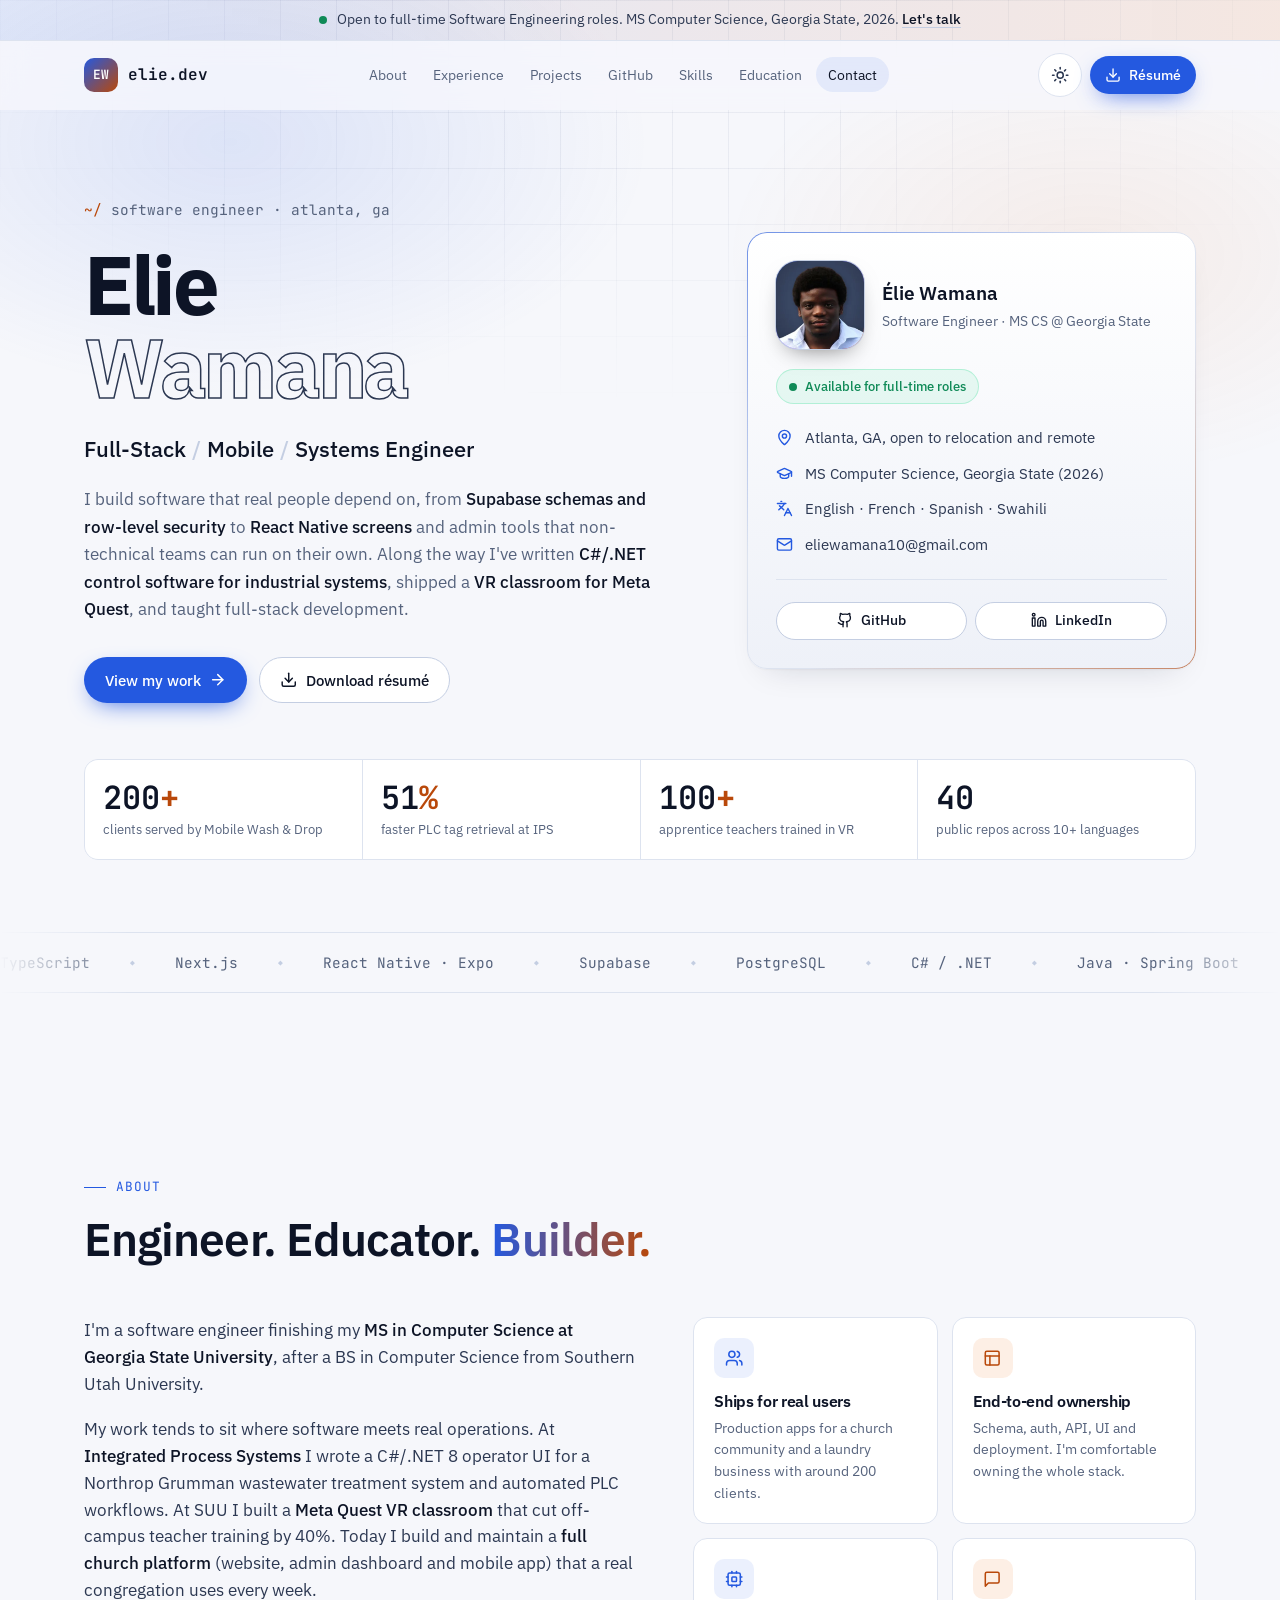
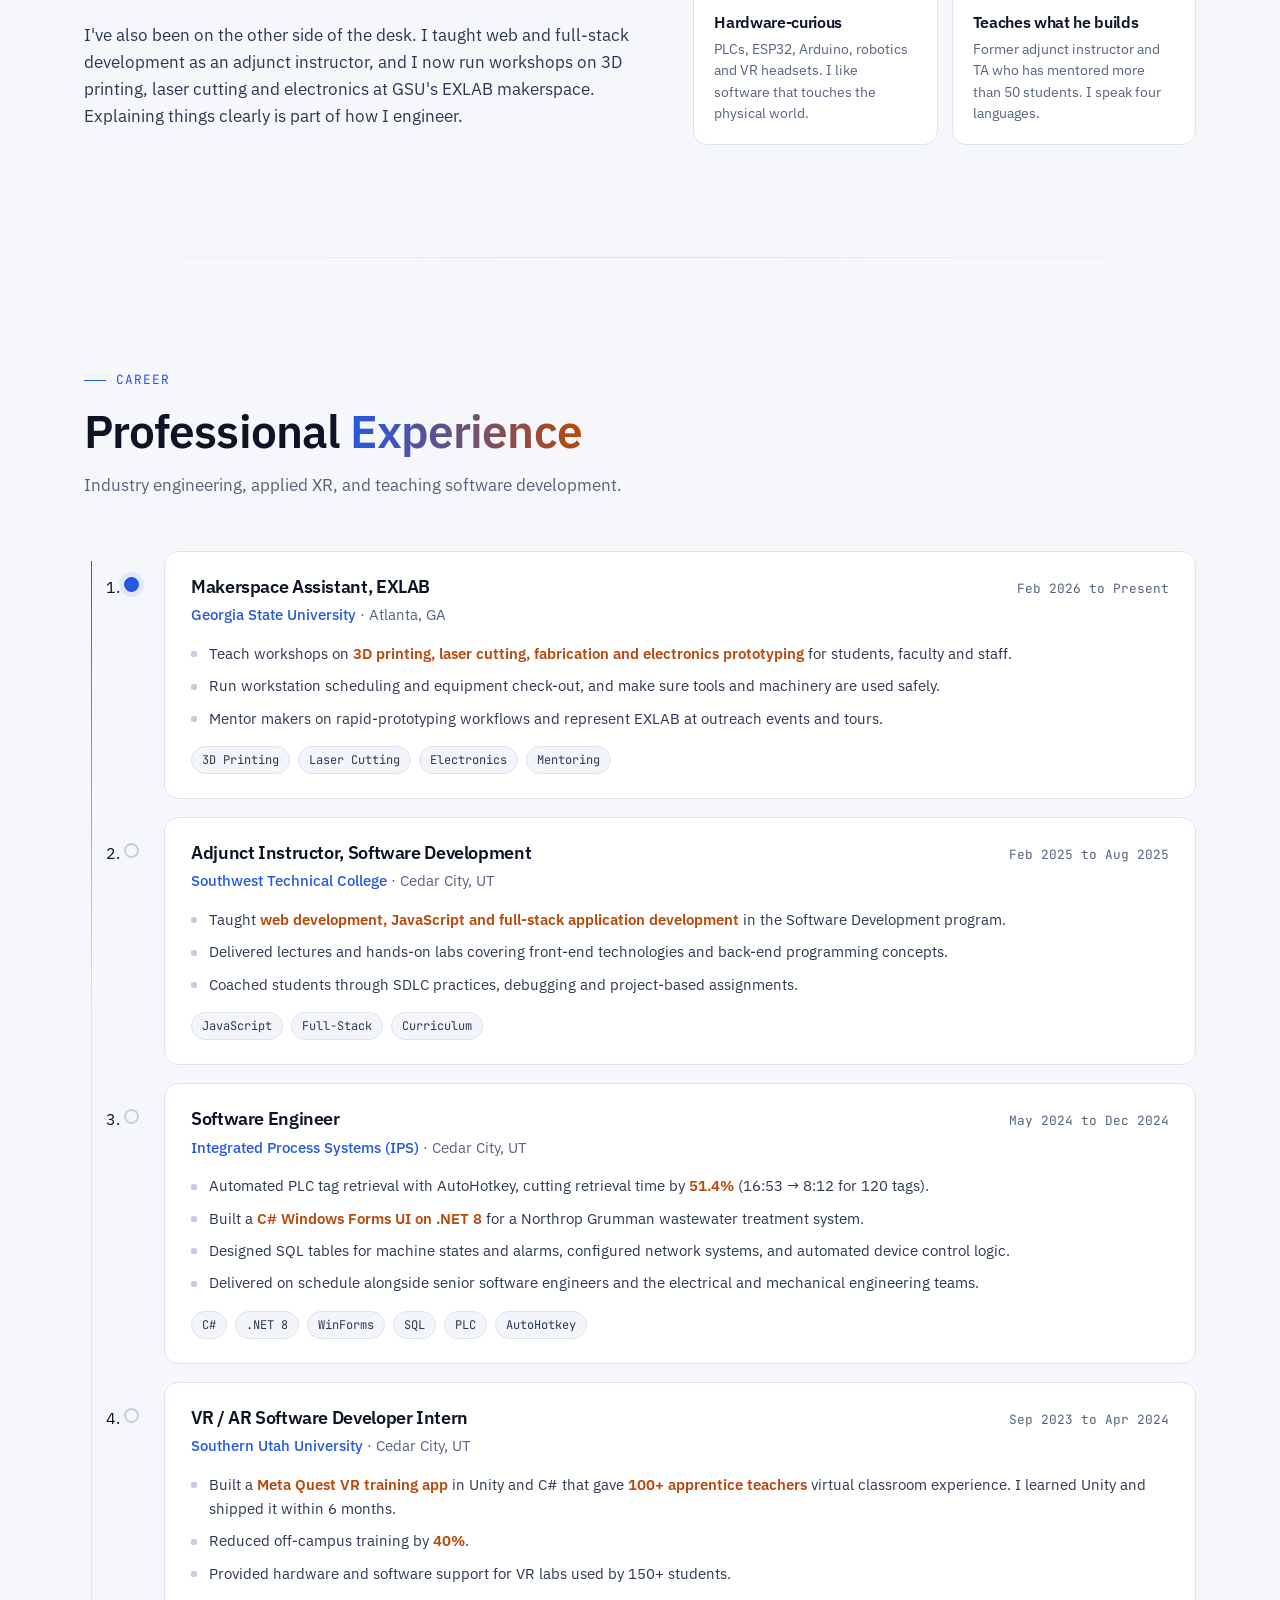
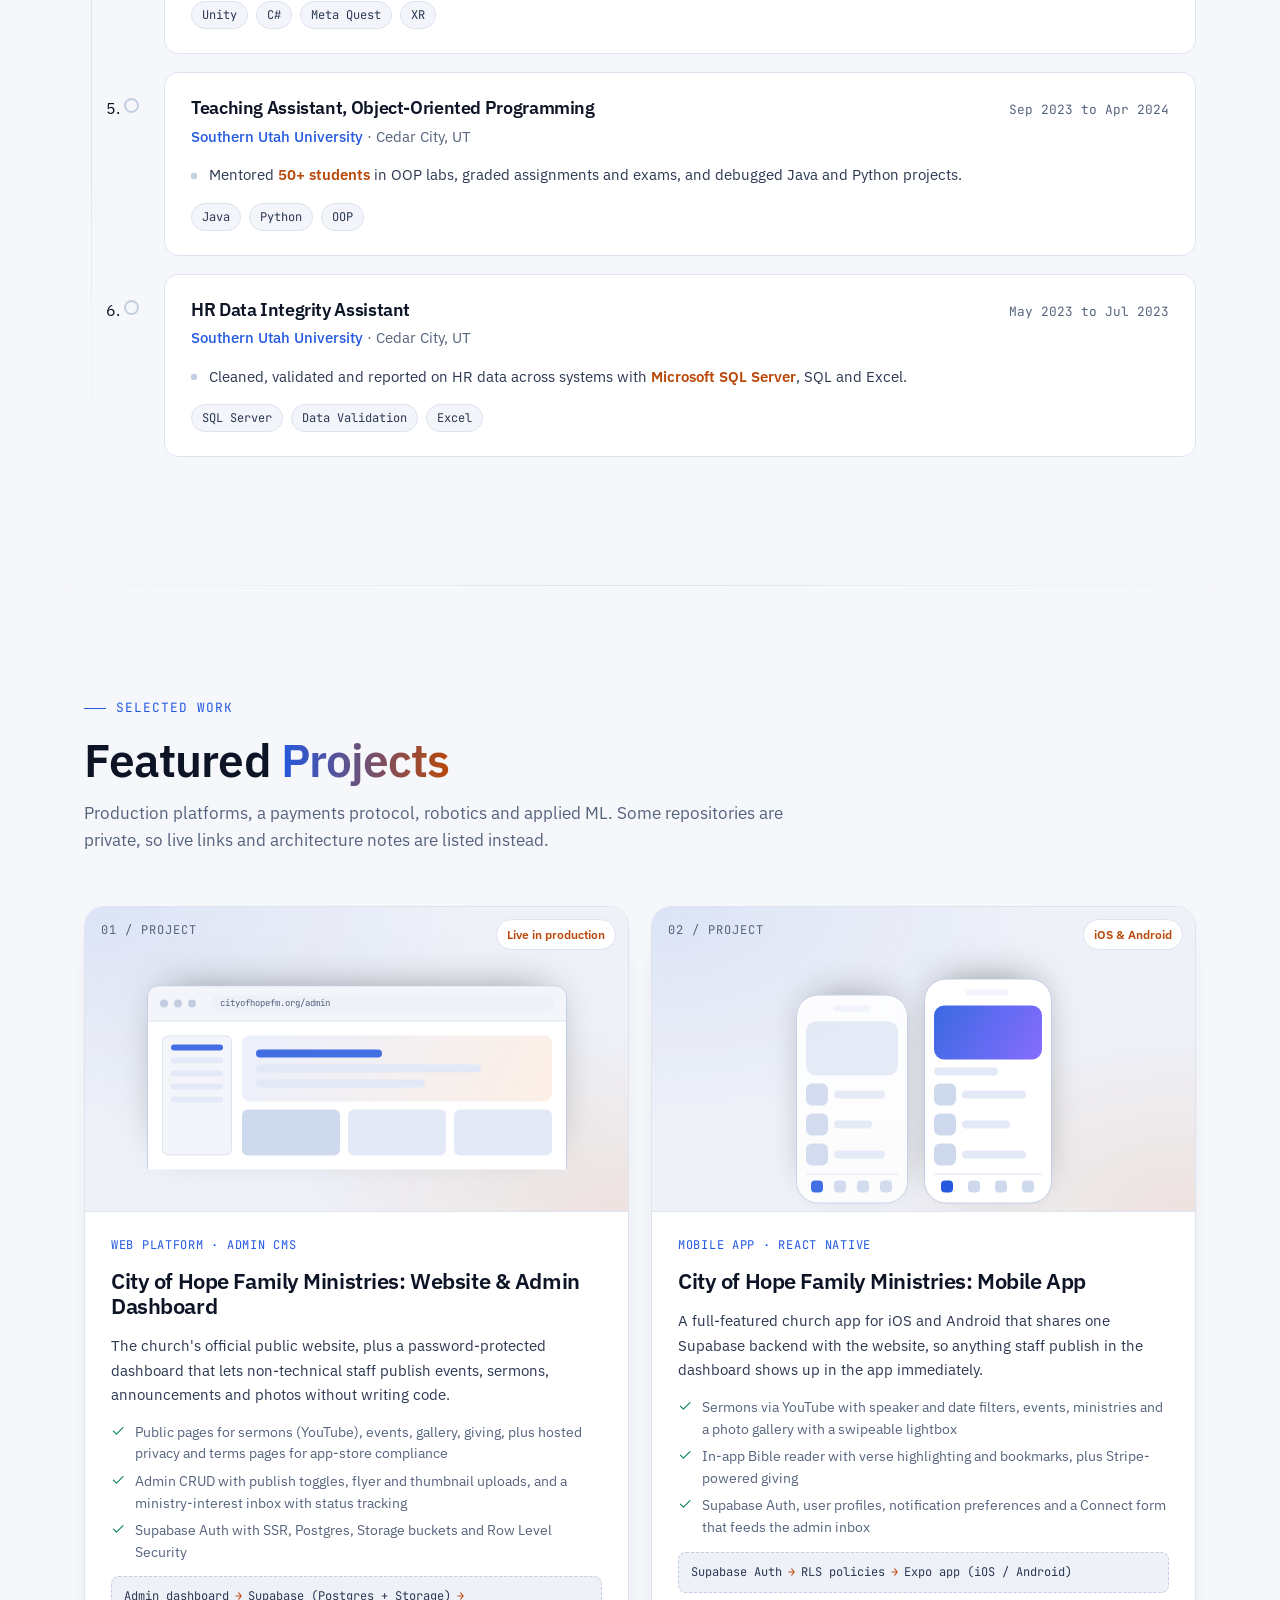
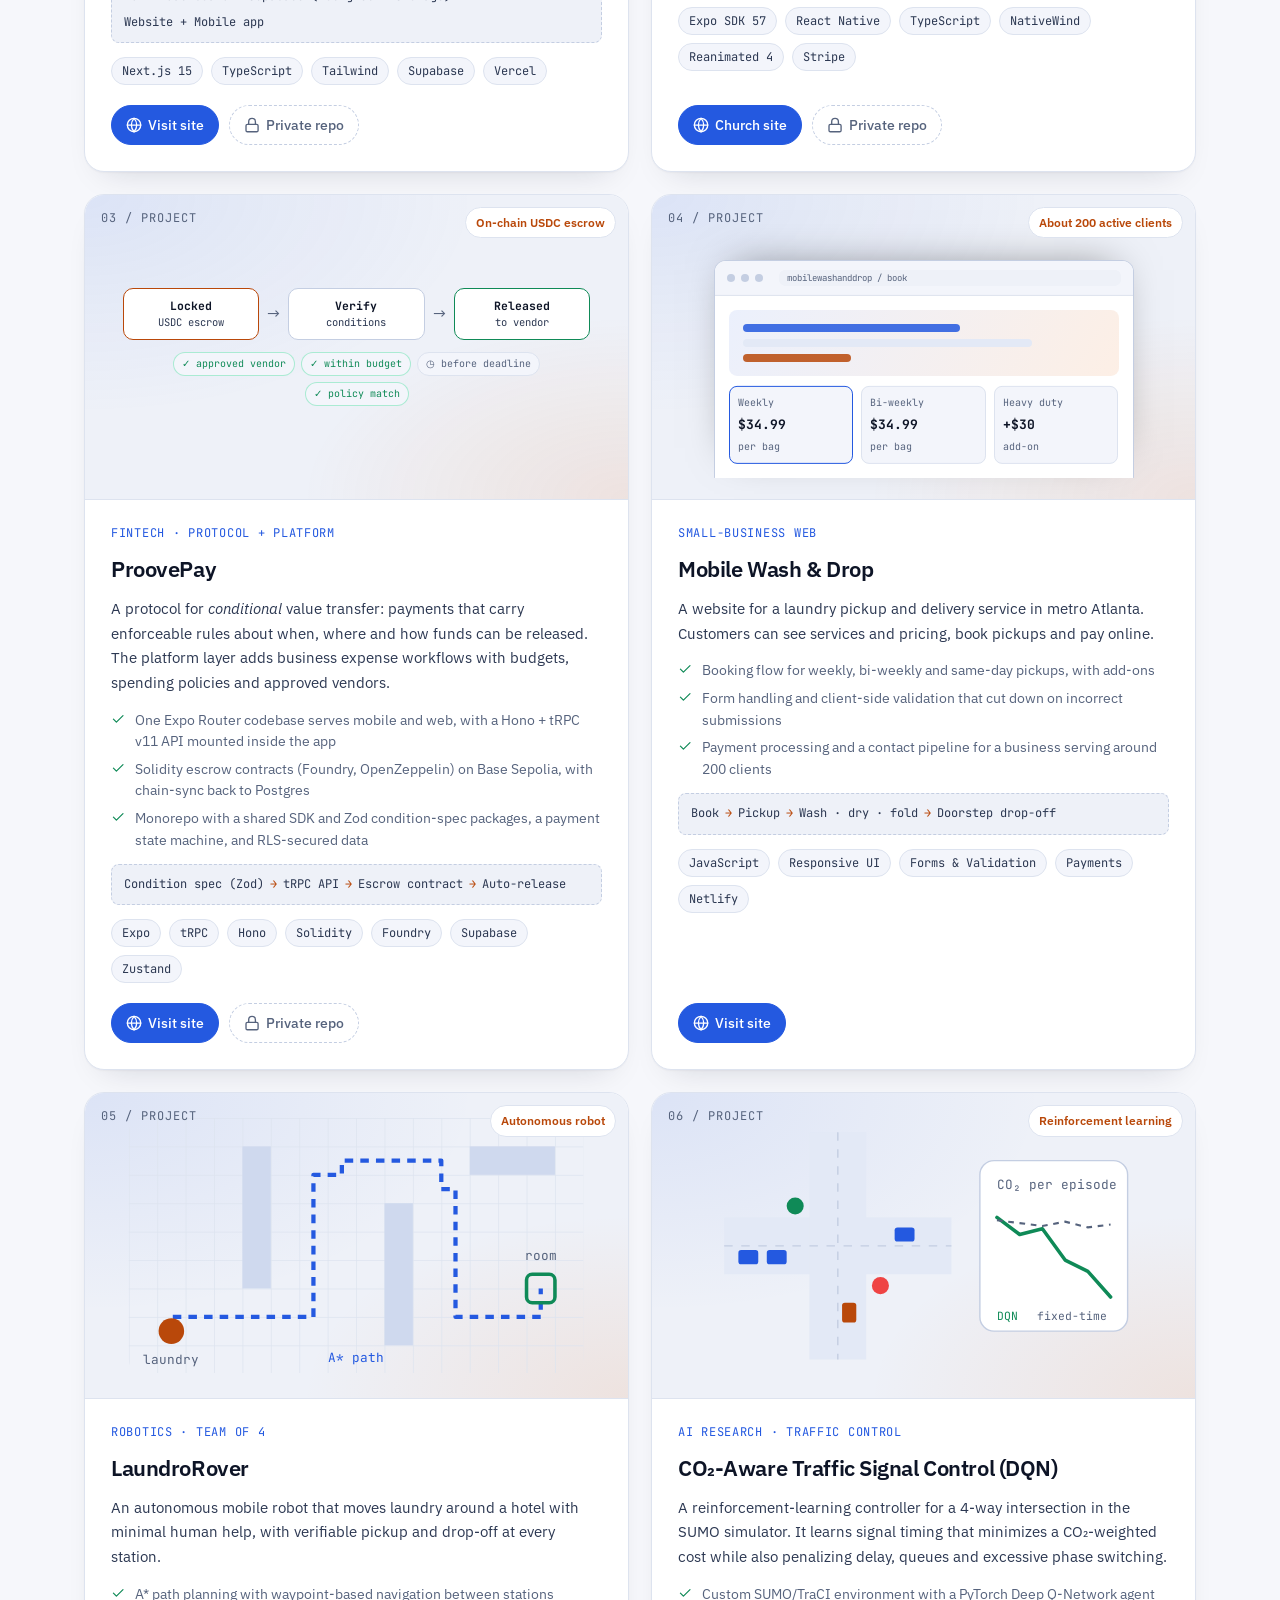
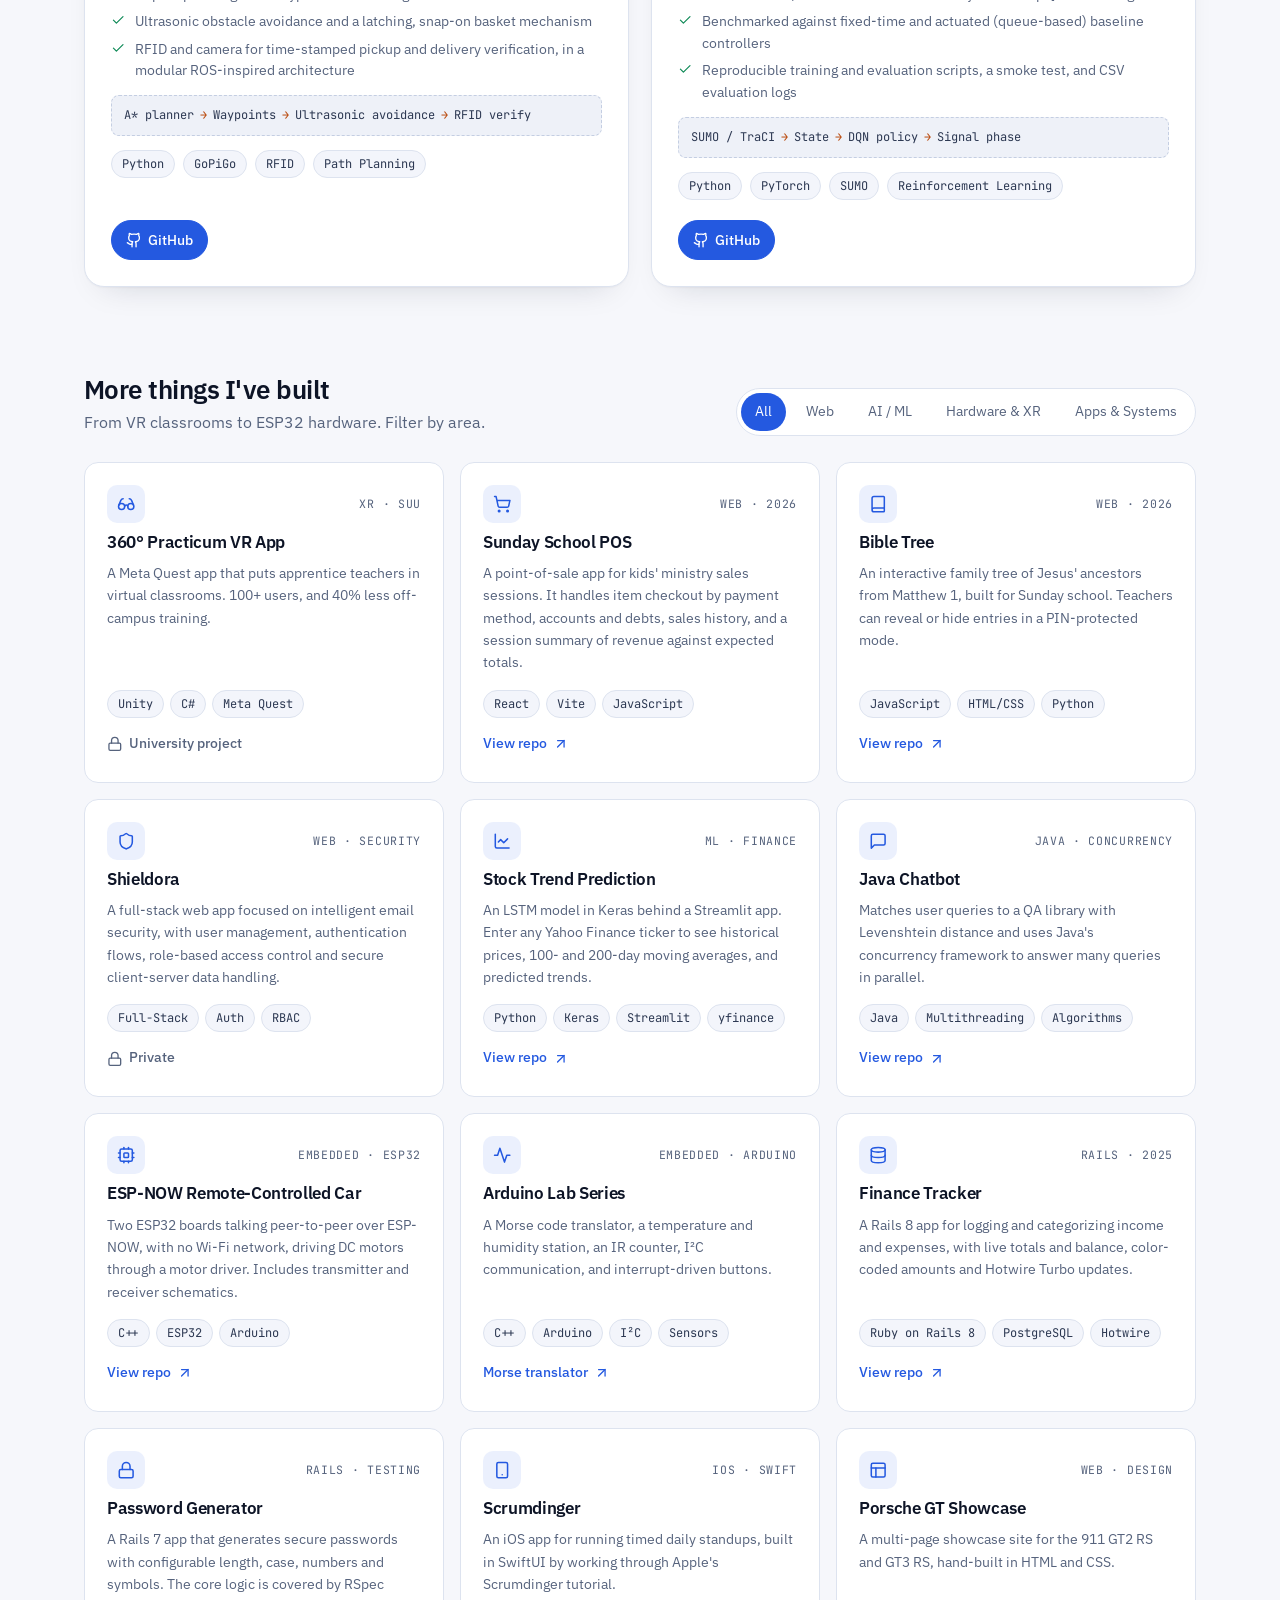
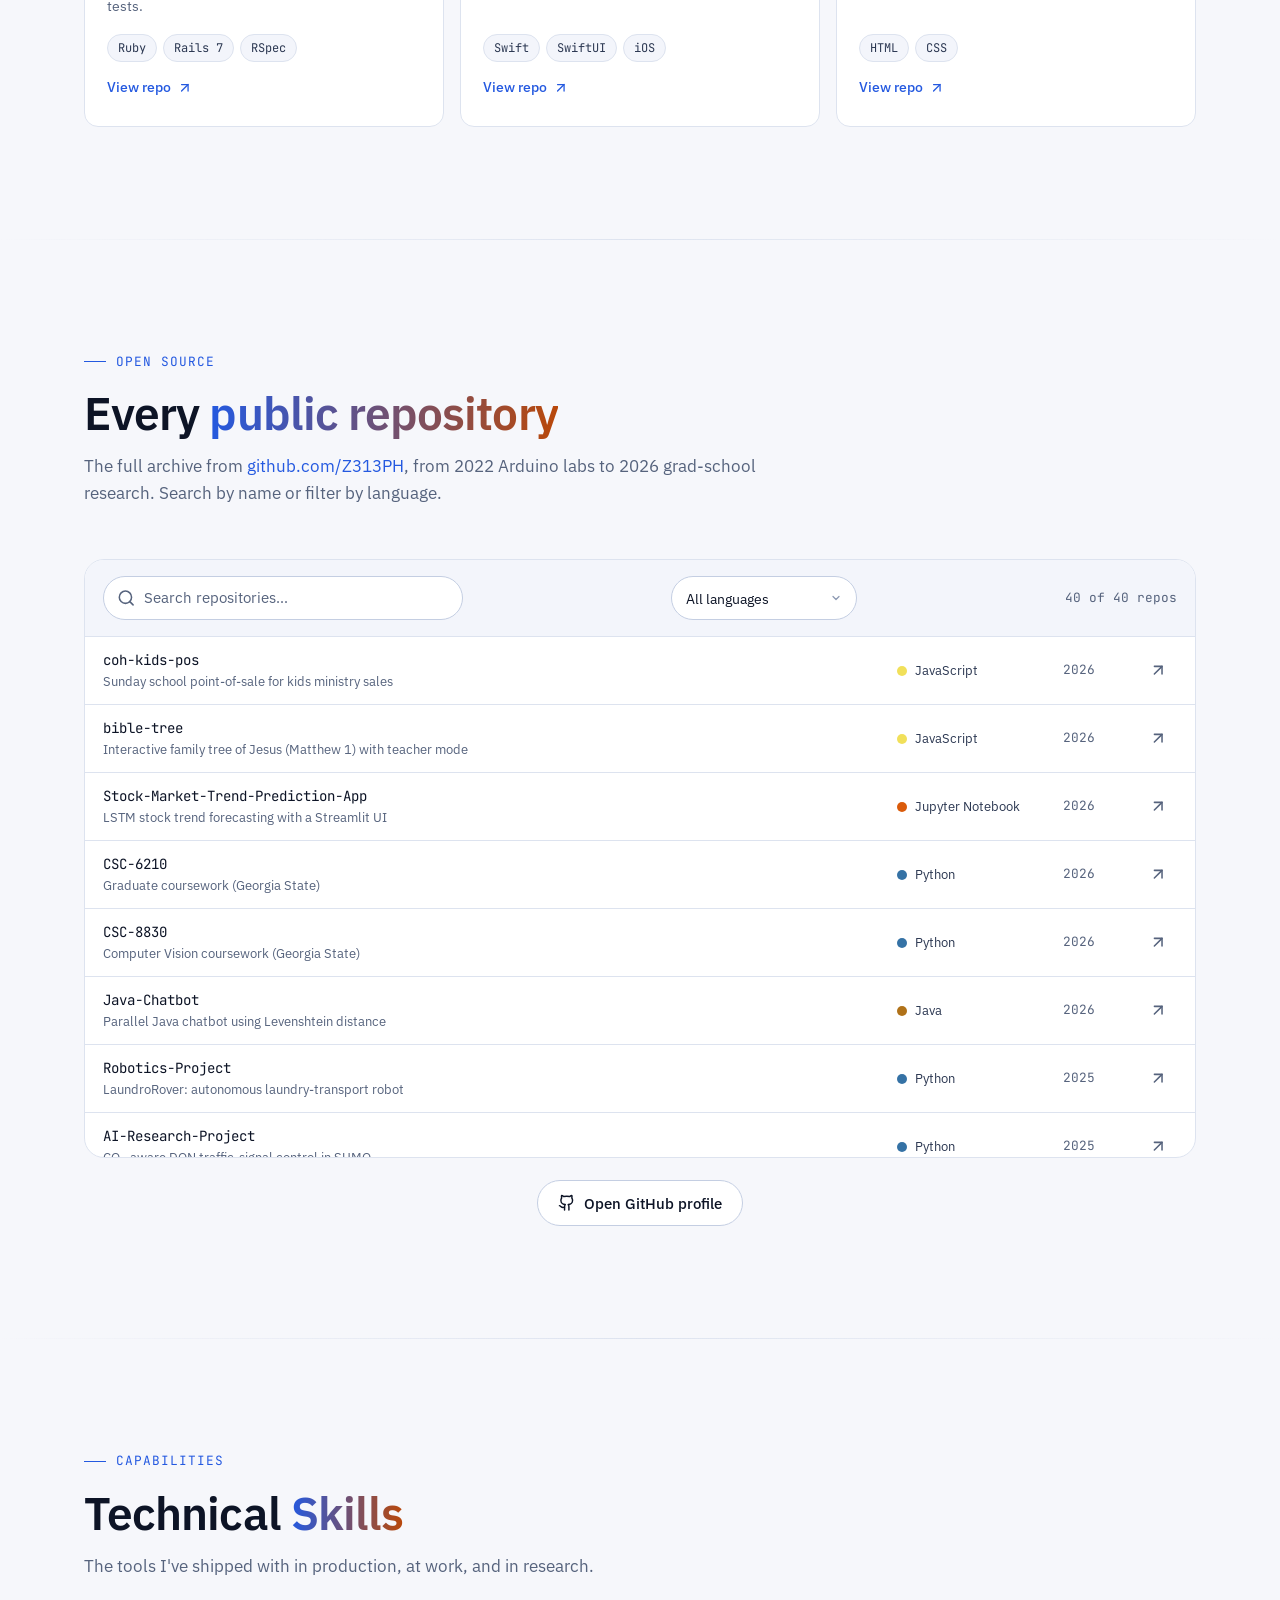
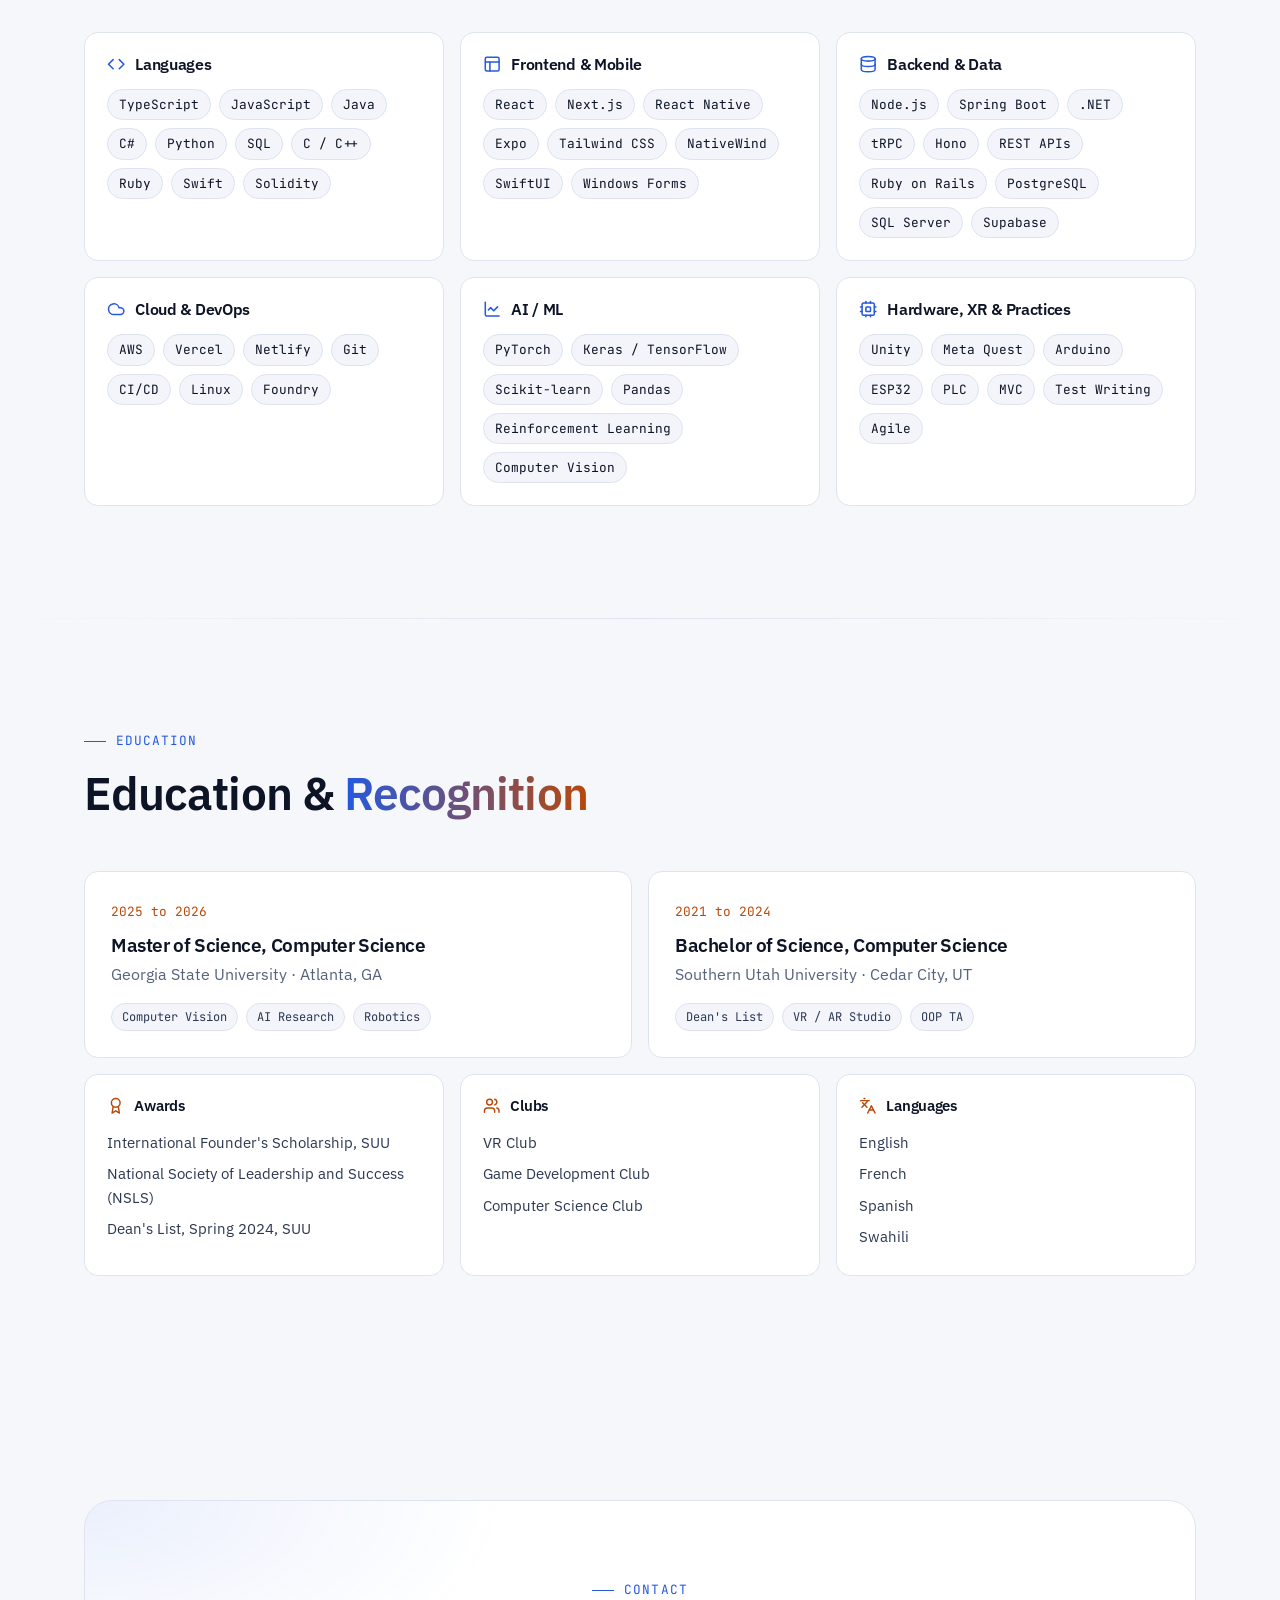
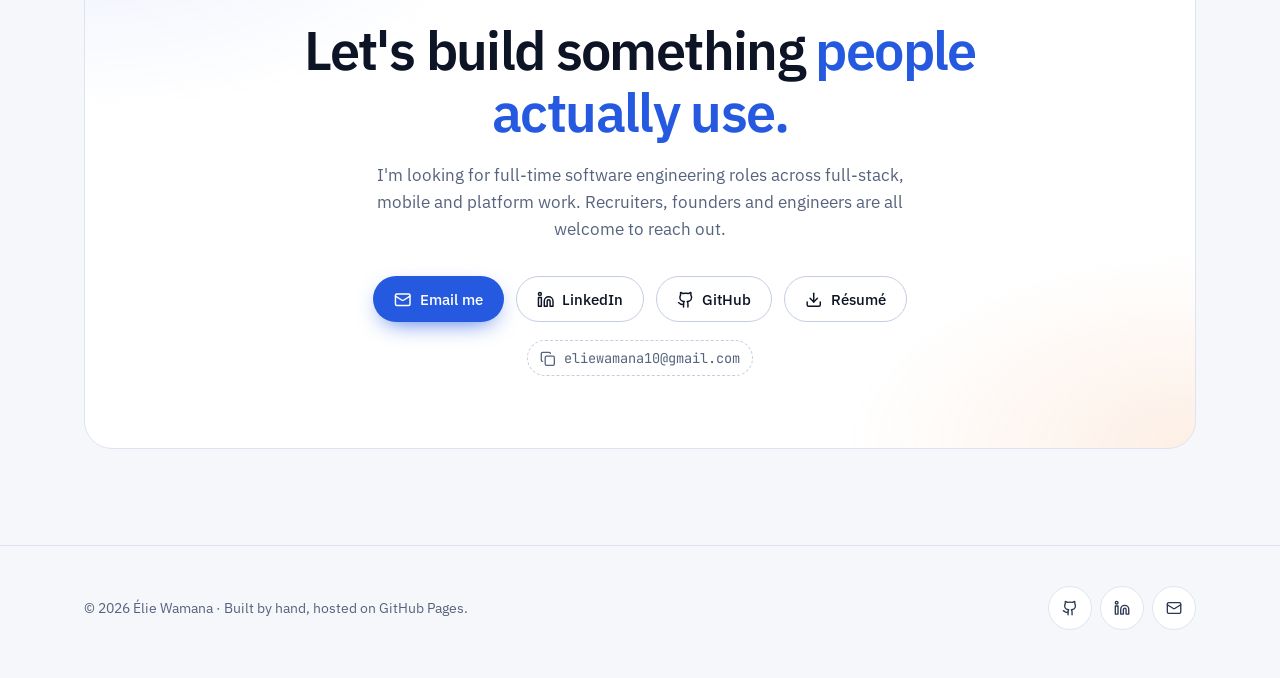
<file: index.html>
<!doctype html>
<html lang="en" class="no-js">
<head>
  <meta charset="utf-8">
  <meta name="viewport" content="width=device-width, initial-scale=1">
  <title>Elie Wamana | Software Engineer</title>
  <meta name="description" content="Elie Wamana is a full-stack and mobile software engineer in Atlanta, GA. He builds production web and mobile apps, plus VR, robotics and industrial software. MS Computer Science, Georgia State University.">
  <meta name="author" content="Elie Wamana">
  <meta name="theme-color" content="#080c17">
  <meta property="og:type" content="website">
  <meta property="og:title" content="Elie Wamana | Software Engineer">
  <meta property="og:description" content="Full-stack and mobile engineer who ships software that real people depend on.">
  <meta property="og:url" content="https://z313ph.github.io/">
  <meta property="og:image" content="https://z313ph.github.io/assets/profile.jpg">
  <meta name="twitter:card" content="summary">
  <link rel="icon" href="assets/favicon.svg" type="image/svg+xml">
  <link rel="preconnect" href="https://fonts.googleapis.com">
  <link rel="preconnect" href="https://fonts.gstatic.com" crossorigin>
  <link href="https://fonts.googleapis.com/css2?family=IBM+Plex+Sans:wght@400;500;600;700&family=JetBrains+Mono:wght@400;500;600&display=swap" rel="stylesheet">
  <link rel="stylesheet" href="assets/css/style.css">
  <script>
    // Apply the saved or system theme before first paint to avoid a flash.
    (function () {
      document.documentElement.classList.remove('no-js');
      var t = null;
      try { t = localStorage.getItem('theme'); } catch (e) {}
      if (!t) t = window.matchMedia && window.matchMedia('(prefers-color-scheme: light)').matches ? 'light' : 'dark';
      document.documentElement.setAttribute('data-theme', t);
    })();
  </script>
</head>
<body>
  <!-- Icon sprite (Lucide, ISC license) -->
  <svg width="0" height="0" style="position:absolute" aria-hidden="true">
    <defs>
      <symbol id="i-arrow-up-right" viewBox="0 0 24 24"><path d="M7 7h10v10"/><path d="M7 17 17 7"/></symbol>
      <symbol id="i-arrow-right" viewBox="0 0 24 24"><path d="M5 12h14"/><path d="m12 5 7 7-7 7"/></symbol>
      <symbol id="i-mail" viewBox="0 0 24 24"><rect width="20" height="16" x="2" y="4" rx="2"/><path d="m22 7-8.97 5.7a1.94 1.94 0 0 1-2.06 0L2 7"/></symbol>
      <symbol id="i-download" viewBox="0 0 24 24"><path d="M21 15v4a2 2 0 0 1-2 2H5a2 2 0 0 1-2-2v-4"/><path d="m7 10 5 5 5-5"/><path d="M12 15V3"/></symbol>
      <symbol id="i-github" viewBox="0 0 24 24"><path d="M15 22v-4a4.8 4.8 0 0 0-1-3.5c3 0 6-2 6-5.5.08-1.25-.27-2.48-1-3.5.28-1.15.28-2.35 0-3.5 0 0-1 0-3 1.5-2.64-.5-5.36-.5-8 0C6 2 5 2 5 2c-.3 1.15-.3 2.35 0 3.5A5.403 5.403 0 0 0 4 9c0 3.5 3 5.5 6 5.5-.39.49-.68 1.05-.85 1.65-.17.6-.22 1.23-.15 1.85v4"/><path d="M9 18c-4.51 2-5-2-7-2"/></symbol>
      <symbol id="i-linkedin" viewBox="0 0 24 24"><path d="M16 8a6 6 0 0 1 6 6v7h-4v-7a2 2 0 0 0-2-2 2 2 0 0 0-2 2v7h-4v-7a6 6 0 0 1 6-6z"/><rect width="4" height="12" x="2" y="9"/><circle cx="4" cy="4" r="2"/></symbol>
      <symbol id="i-pin" viewBox="0 0 24 24"><path d="M20 10c0 4.993-5.539 10.193-7.399 11.799a1 1 0 0 1-1.202 0C9.539 20.193 4 14.993 4 10a8 8 0 0 1 16 0"/><circle cx="12" cy="10" r="3"/></symbol>
      <symbol id="i-cap" viewBox="0 0 24 24"><path d="M21.42 10.922a1 1 0 0 0-.019-1.838L12.83 5.18a2 2 0 0 0-1.66 0L2.6 9.08a1 1 0 0 0 0 1.832l8.57 3.908a2 2 0 0 0 1.66 0z"/><path d="M22 10v6"/><path d="M6 12.5V16a6 3 0 0 0 12 0v-3.5"/></symbol>
      <symbol id="i-globe" viewBox="0 0 24 24"><circle cx="12" cy="12" r="10"/><path d="M12 2a14.5 14.5 0 0 0 0 20 14.5 14.5 0 0 0 0-20"/><path d="M2 12h20"/></symbol>
      <symbol id="i-sun" viewBox="0 0 24 24"><circle cx="12" cy="12" r="4"/><path d="M12 2v2"/><path d="M12 20v2"/><path d="m4.93 4.93 1.41 1.41"/><path d="m17.66 17.66 1.41 1.41"/><path d="M2 12h2"/><path d="M20 12h2"/><path d="m6.34 17.66-1.41 1.41"/><path d="m19.07 4.93-1.41 1.41"/></symbol>
      <symbol id="i-moon" viewBox="0 0 24 24"><path d="M12 3a6 6 0 0 0 9 9 9 9 0 1 1-9-9Z"/></symbol>
      <symbol id="i-menu" viewBox="0 0 24 24"><path d="M4 6h16"/><path d="M4 12h16"/><path d="M4 18h16"/></symbol>
      <symbol id="i-x" viewBox="0 0 24 24"><path d="M18 6 6 18"/><path d="m6 6 12 12"/></symbol>
      <symbol id="i-lock" viewBox="0 0 24 24"><rect width="18" height="11" x="3" y="11" rx="2"/><path d="M7 11V7a5 5 0 0 1 10 0v4"/></symbol>
      <symbol id="i-phone" viewBox="0 0 24 24"><rect width="14" height="20" x="5" y="2" rx="2"/><path d="M12 18h.01"/></symbol>
      <symbol id="i-cpu" viewBox="0 0 24 24"><rect width="16" height="16" x="4" y="4" rx="2"/><rect width="6" height="6" x="9" y="9" rx="1"/><path d="M15 2v2"/><path d="M15 20v2"/><path d="M2 15h2"/><path d="M2 9h2"/><path d="M20 15h2"/><path d="M20 9h2"/><path d="M9 2v2"/><path d="M9 20v2"/></symbol>
      <symbol id="i-activity" viewBox="0 0 24 24"><path d="M22 12h-4l-3 9L9 3l-3 9H2"/></symbol>
      <symbol id="i-layout" viewBox="0 0 24 24"><rect width="18" height="18" x="3" y="3" rx="2"/><path d="M3 9h18"/><path d="M9 21V9"/></symbol>
      <symbol id="i-users" viewBox="0 0 24 24"><path d="M16 21v-2a4 4 0 0 0-4-4H6a4 4 0 0 0-4 4v2"/><circle cx="9" cy="7" r="4"/><path d="M22 21v-2a4 4 0 0 0-3-3.87"/><path d="M16 3.13a4 4 0 0 1 0 7.75"/></symbol>
      <symbol id="i-wrench" viewBox="0 0 24 24"><path d="M14.7 6.3a1 1 0 0 0 0 1.4l1.6 1.6a1 1 0 0 0 1.4 0l3.77-3.77a6 6 0 0 1-7.94 7.94l-6.91 6.91a2.12 2.12 0 0 1-3-3l6.91-6.91a6 6 0 0 1 7.94-7.94l-3.76 3.76z"/></symbol>
      <symbol id="i-message" viewBox="0 0 24 24"><path d="M21 15a2 2 0 0 1-2 2H7l-4 4V5a2 2 0 0 1 2-2h14a2 2 0 0 1 2 2z"/></symbol>
      <symbol id="i-award" viewBox="0 0 24 24"><circle cx="12" cy="8" r="6"/><path d="M15.477 12.89 17 22l-5-3-5 3 1.523-9.11"/></symbol>
      <symbol id="i-search" viewBox="0 0 24 24"><circle cx="11" cy="11" r="8"/><path d="m21 21-4.3-4.3"/></symbol>
      <symbol id="i-shield" viewBox="0 0 24 24"><path d="M20 13c0 5-3.5 7.5-7.66 8.95a1 1 0 0 1-.67-.01C7.5 20.5 4 18 4 13V6a1 1 0 0 1 1-1c2 0 4.5-1.2 6.24-2.72a1.17 1.17 0 0 1 1.52 0C14.51 3.81 17 5 19 5a1 1 0 0 1 1 1z"/></symbol>
      <symbol id="i-vr" viewBox="0 0 24 24"><circle cx="6" cy="15" r="4"/><circle cx="18" cy="15" r="4"/><path d="M14 15a2 2 0 0 0-2-2 2 2 0 0 0-2 2"/><path d="M2.5 13 5 7c.7-1.3 1.4-2 3-2"/><path d="M21.5 13 19 7c-.7-1.3-1.5-2-3-2"/></symbol>
      <symbol id="i-check" viewBox="0 0 24 24"><path d="M20 6 9 17l-5-5"/></symbol>
      <symbol id="i-code" viewBox="0 0 24 24"><path d="m16 18 6-6-6-6"/><path d="m8 6-6 6 6 6"/></symbol>
      <symbol id="i-database" viewBox="0 0 24 24"><ellipse cx="12" cy="5" rx="9" ry="3"/><path d="M3 5v14a9 3 0 0 0 18 0V5"/><path d="M3 12a9 3 0 0 0 18 0"/></symbol>
      <symbol id="i-cloud" viewBox="0 0 24 24"><path d="M17.5 19H9a7 7 0 1 1 6.71-9h1.79a4.5 4.5 0 1 1 0 9Z"/></symbol>
      <symbol id="i-copy" viewBox="0 0 24 24"><rect width="14" height="14" x="8" y="8" rx="2"/><path d="M4 16c-1.1 0-2-.9-2-2V4c0-1.1.9-2 2-2h10c1.1 0 2 .9 2 2"/></symbol>
      <symbol id="i-languages" viewBox="0 0 24 24"><path d="m5 8 6 6"/><path d="m4 14 6-6 2-3"/><path d="M2 5h12"/><path d="M7 2h1"/><path d="m22 22-5-10-5 10"/><path d="M14 18h6"/></symbol>
      <symbol id="i-chart" viewBox="0 0 24 24"><path d="M3 3v16a2 2 0 0 0 2 2h16"/><path d="m19 9-5 5-4-4-3 3"/></symbol>
      <symbol id="i-book" viewBox="0 0 24 24"><path d="M4 19.5v-15A2.5 2.5 0 0 1 6.5 2H19a1 1 0 0 1 1 1v18a1 1 0 0 1-1 1H6.5a1 1 0 0 1 0-5H20"/></symbol>
      <symbol id="i-cart" viewBox="0 0 24 24"><circle cx="8" cy="21" r="1"/><circle cx="19" cy="21" r="1"/><path d="M2.05 2.05h2l2.66 12.42a2 2 0 0 0 2 1.58h9.78a2 2 0 0 0 1.95-1.57l1.65-7.43H5.12"/></symbol>
    </defs>
  </svg>

  <a class="skip-link" href="#main">Skip to content</a>
  <div class="bg-grid" aria-hidden="true"></div>

  <div class="announce">
    <div class="container">
      <span class="pulse" aria-hidden="true"></span>
      <span>Open to full-time Software Engineering roles. MS Computer Science, Georgia State, 2026. <a href="#contact">Let's talk</a></span>
    </div>
  </div>

  <header class="nav" id="nav">
    <div class="container">
      <a href="#top" class="logo" aria-label="Elie Wamana, back to top"><span class="logo-mark">EW</span><span>elie.dev</span></a>
      <nav aria-label="Primary">
        <ul class="nav-links">
          <li><a href="#about">About</a></li>
          <li><a href="#experience">Experience</a></li>
          <li><a href="#projects">Projects</a></li>
          <li><a href="#repos">GitHub</a></li>
          <li><a href="#skills">Skills</a></li>
          <li><a href="#education">Education</a></li>
          <li><a href="#contact">Contact</a></li>
        </ul>
      </nav>
      <div class="nav-actions">
        <button class="icon-btn theme-toggle" id="themeToggle" type="button" aria-label="Switch color theme">
          <svg class="icon i-moon"><use href="#i-moon"/></svg>
          <svg class="icon i-sun"><use href="#i-sun"/></svg>
        </button>
        <a class="btn btn-primary btn-sm nav-resume" href="assets/Elie_Wamana_Resume.pdf" target="_blank" rel="noopener">
          <svg class="icon"><use href="#i-download"/></svg>Résumé
        </a>
        <button class="icon-btn menu-toggle" id="menuToggle" type="button" aria-label="Open menu" aria-expanded="false" aria-controls="mobileMenu">
          <svg class="icon"><use href="#i-menu"/></svg>
        </button>
      </div>
    </div>
  </header>

  <nav class="mobile-menu" id="mobileMenu" aria-label="Mobile">
    <a href="#about">About</a>
    <a href="#experience">Experience</a>
    <a href="#projects">Projects</a>
    <a href="#repos">GitHub</a>
    <a href="#skills">Skills</a>
    <a href="#education">Education</a>
    <a href="#contact">Contact</a>
    <a href="assets/Elie_Wamana_Resume.pdf" target="_blank" rel="noopener">Download résumé (PDF)</a>
  </nav>

  <main id="main">
    <!-- ================= HERO ================= -->
    <section class="hero" id="top">
      <div class="bg-glow" aria-hidden="true"></div>
      <div class="container">
        <div class="hero-grid">
          <div>
            <p class="hero-tag reveal"><span>~/</span> software engineer · atlanta, ga</p>
            <h1 class="reveal" style="--d:60ms">Elie<span class="last">Wamana</span></h1>
            <p class="hero-role reveal" style="--d:120ms">Full-Stack<span class="sep">/</span>Mobile<span class="sep">/</span>Systems Engineer</p>
            <p class="hero-lede reveal" style="--d:180ms">
              I build software that real people depend on, from <strong>Supabase schemas and row-level security</strong> to
              <strong>React Native screens</strong> and admin tools that non-technical teams can run on their own.
              Along the way I've written <strong>C#/.NET control software for industrial systems</strong>, shipped a
              <strong>VR classroom for Meta Quest</strong>, and taught full-stack development.
            </p>
            <div class="hero-cta reveal" style="--d:240ms">
              <a class="btn btn-primary" href="#projects">View my work <svg class="icon"><use href="#i-arrow-right"/></svg></a>
              <a class="btn btn-ghost" href="assets/Elie_Wamana_Resume.pdf" target="_blank" rel="noopener"><svg class="icon"><use href="#i-download"/></svg>Download résumé</a>
            </div>
          </div>

          <aside class="profile reveal" style="--d:200ms" aria-label="Profile summary">
            <div class="profile-top">
              <div class="avatar">
                <picture>
                  <source srcset="assets/avatar.webp" type="image/webp">
                  <img src="assets/avatar.jpg" alt="Portrait of Élie Wamana" width="320" height="320" decoding="async">
                </picture>
              </div>
              <div>
                <p class="profile-name">Élie Wamana</p>
                <p class="profile-title">Software Engineer · MS CS @ Georgia State</p>
              </div>
            </div>
            <span class="status"><span class="pulse" aria-hidden="true"></span>Available for full-time roles</span>
            <ul class="profile-list">
              <li><svg class="icon"><use href="#i-pin"/></svg>Atlanta, GA, open to relocation and remote</li>
              <li><svg class="icon"><use href="#i-cap"/></svg>MS Computer Science, Georgia State (2026)</li>
              <li><svg class="icon"><use href="#i-languages"/></svg>English · French · Spanish · Swahili</li>
              <li><svg class="icon"><use href="#i-mail"/></svg><a href="mailto:eliewamana10@gmail.com">eliewamana10@gmail.com</a></li>
            </ul>
            <div class="profile-links">
              <a class="btn btn-ghost btn-sm" href="https://github.com/Z313PH" target="_blank" rel="noopener"><svg class="icon"><use href="#i-github"/></svg>GitHub</a>
              <a class="btn btn-ghost btn-sm" href="https://www.linkedin.com/in/elie-wamana-217770238/" target="_blank" rel="noopener"><svg class="icon"><use href="#i-linkedin"/></svg>LinkedIn</a>
            </div>
          </aside>
        </div>

        <div class="stats reveal" role="list">
          <div class="stat" role="listitem"><p class="stat-num"><span data-count="200">200</span><span class="unit">+</span></p><p class="stat-label">clients served by Mobile Wash &amp; Drop</p></div>
          <div class="stat" role="listitem"><p class="stat-num"><span data-count="51">51</span><span class="unit">%</span></p><p class="stat-label">faster PLC tag retrieval at IPS</p></div>
          <div class="stat" role="listitem"><p class="stat-num"><span data-count="100">100</span><span class="unit">+</span></p><p class="stat-label">apprentice teachers trained in VR</p></div>
          <div class="stat" role="listitem"><p class="stat-num"><span data-count="40">40</span></p><p class="stat-label">public repos across 10+ languages</p></div>
        </div>
      </div>

      <div class="marquee" aria-hidden="true">
        <div class="marquee-track">
          <span>TypeScript</span><span>Next.js</span><span>React Native · Expo</span><span>Supabase</span><span>PostgreSQL</span><span>C# / .NET</span><span>Java · Spring Boot</span><span>Python</span><span>Unity</span><span>Solidity</span><span>tRPC · Hono</span><span>Tailwind CSS</span><span>Ruby on Rails</span><span>Arduino · ESP32</span><span>PyTorch</span><span>AWS</span>
          <span>TypeScript</span><span>Next.js</span><span>React Native · Expo</span><span>Supabase</span><span>PostgreSQL</span><span>C# / .NET</span><span>Java · Spring Boot</span><span>Python</span><span>Unity</span><span>Solidity</span><span>tRPC · Hono</span><span>Tailwind CSS</span><span>Ruby on Rails</span><span>Arduino · ESP32</span><span>PyTorch</span><span>AWS</span>
        </div>
      </div>
    </section>

    <!-- ================= ABOUT ================= -->
    <section class="section" id="about">
      <div class="container">
        <div class="section-head reveal">
          <span class="eyebrow">About</span>
          <h2>Engineer. Educator. <em>Builder.</em></h2>
        </div>
        <div class="about-grid">
          <div class="about-copy reveal">
            <p>I'm a software engineer finishing my <strong>MS in Computer Science at Georgia State University</strong>, after a BS in Computer Science from Southern Utah University.</p>
            <p>My work tends to sit where software meets real operations. At <strong>Integrated Process Systems</strong> I wrote a C#/.NET 8 operator UI for a Northrop Grumman wastewater treatment system and automated PLC workflows. At SUU I built a <strong>Meta Quest VR classroom</strong> that cut off-campus teacher training by 40%. Today I build and maintain a <strong>full church platform</strong> (website, admin dashboard and mobile app) that a real congregation uses every week.</p>
            <p>I've also been on the other side of the desk. I taught web and full-stack development as an adjunct instructor, and I now run workshops on 3D printing, laser cutting and electronics at GSU's EXLAB makerspace. Explaining things clearly is part of how I engineer.</p>
          </div>
          <div class="traits">
            <div class="trait reveal" style="--d:0ms">
              <div class="trait-icon"><svg class="icon"><use href="#i-users"/></svg></div>
              <h3>Ships for real users</h3>
              <p>Production apps for a church community and a laundry business with around 200 clients.</p>
            </div>
            <div class="trait reveal" style="--d:80ms">
              <div class="trait-icon"><svg class="icon"><use href="#i-layout"/></svg></div>
              <h3>End-to-end ownership</h3>
              <p>Schema, auth, API, UI and deployment. I'm comfortable owning the whole stack.</p>
            </div>
            <div class="trait reveal" style="--d:160ms">
              <div class="trait-icon"><svg class="icon"><use href="#i-cpu"/></svg></div>
              <h3>Hardware-curious</h3>
              <p>PLCs, ESP32, Arduino, robotics and VR headsets. I like software that touches the physical world.</p>
            </div>
            <div class="trait reveal" style="--d:240ms">
              <div class="trait-icon"><svg class="icon"><use href="#i-message"/></svg></div>
              <h3>Teaches what he builds</h3>
              <p>Former adjunct instructor and TA who has mentored more than 50 students. I speak four languages.</p>
            </div>
          </div>
        </div>
      </div>
    </section>

    <div class="divider" aria-hidden="true"></div>

    <!-- ================= EXPERIENCE ================= -->
    <section class="section" id="experience">
      <div class="container">
        <div class="section-head reveal">
          <span class="eyebrow">Career</span>
          <h2>Professional <em>Experience</em></h2>
          <p>Industry engineering, applied XR, and teaching software development.</p>
        </div>

        <ol class="timeline">
          <li class="job current reveal">
            <article class="job-card">
              <div class="job-head"><h3>Makerspace Assistant, EXLAB</h3><span class="job-date">Feb 2026 to Present</span></div>
              <p class="job-org">Georgia State University <span>· Atlanta, GA</span></p>
              <ul>
                <li>Teach workshops on <strong>3D printing, laser cutting, fabrication and electronics prototyping</strong> for students, faculty and staff.</li>
                <li>Run workstation scheduling and equipment check-out, and make sure tools and machinery are used safely.</li>
                <li>Mentor makers on rapid-prototyping workflows and represent EXLAB at outreach events and tours.</li>
              </ul>
              <div class="chip-row"><span class="chip">3D Printing</span><span class="chip">Laser Cutting</span><span class="chip">Electronics</span><span class="chip">Mentoring</span></div>
            </article>
          </li>
          <li class="job reveal">
            <article class="job-card">
              <div class="job-head"><h3>Adjunct Instructor, Software Development</h3><span class="job-date">Feb 2025 to Aug 2025</span></div>
              <p class="job-org">Southwest Technical College <span>· Cedar City, UT</span></p>
              <ul>
                <li>Taught <strong>web development, JavaScript and full-stack application development</strong> in the Software Development program.</li>
                <li>Delivered lectures and hands-on labs covering front-end technologies and back-end programming concepts.</li>
                <li>Coached students through SDLC practices, debugging and project-based assignments.</li>
              </ul>
              <div class="chip-row"><span class="chip">JavaScript</span><span class="chip">Full-Stack</span><span class="chip">Curriculum</span></div>
            </article>
          </li>
          <li class="job reveal">
            <article class="job-card">
              <div class="job-head"><h3>Software Engineer</h3><span class="job-date">May 2024 to Dec 2024</span></div>
              <p class="job-org">Integrated Process Systems (IPS) <span>· Cedar City, UT</span></p>
              <ul>
                <li>Automated PLC tag retrieval with AutoHotkey, cutting retrieval time by <strong>51.4%</strong> (16:53 → 8:12 for 120 tags).</li>
                <li>Built a <strong>C# Windows Forms UI on .NET 8</strong> for a Northrop Grumman wastewater treatment system.</li>
                <li>Designed SQL tables for machine states and alarms, configured network systems, and automated device control logic.</li>
                <li>Delivered on schedule alongside senior software engineers and the electrical and mechanical engineering teams.</li>
              </ul>
              <div class="chip-row"><span class="chip">C#</span><span class="chip">.NET 8</span><span class="chip">WinForms</span><span class="chip">SQL</span><span class="chip">PLC</span><span class="chip">AutoHotkey</span></div>
            </article>
          </li>
          <li class="job reveal">
            <article class="job-card">
              <div class="job-head"><h3>VR / AR Software Developer Intern</h3><span class="job-date">Sep 2023 to Apr 2024</span></div>
              <p class="job-org">Southern Utah University <span>· Cedar City, UT</span></p>
              <ul>
                <li>Built a <strong>Meta Quest VR training app</strong> in Unity and C# that gave <strong>100+ apprentice teachers</strong> virtual classroom experience. I learned Unity and shipped it within 6 months.</li>
                <li>Reduced off-campus training by <strong>40%</strong>.</li>
                <li>Provided hardware and software support for VR labs used by 150+ students.</li>
              </ul>
              <div class="chip-row"><span class="chip">Unity</span><span class="chip">C#</span><span class="chip">Meta Quest</span><span class="chip">XR</span></div>
            </article>
          </li>
          <li class="job reveal">
            <article class="job-card">
              <div class="job-head"><h3>Teaching Assistant, Object-Oriented Programming</h3><span class="job-date">Sep 2023 to Apr 2024</span></div>
              <p class="job-org">Southern Utah University <span>· Cedar City, UT</span></p>
              <ul>
                <li>Mentored <strong>50+ students</strong> in OOP labs, graded assignments and exams, and debugged Java and Python projects.</li>
              </ul>
              <div class="chip-row"><span class="chip">Java</span><span class="chip">Python</span><span class="chip">OOP</span></div>
            </article>
          </li>
          <li class="job reveal">
            <article class="job-card">
              <div class="job-head"><h3>HR Data Integrity Assistant</h3><span class="job-date">May 2023 to Jul 2023</span></div>
              <p class="job-org">Southern Utah University <span>· Cedar City, UT</span></p>
              <ul>
                <li>Cleaned, validated and reported on HR data across systems with <strong>Microsoft SQL Server</strong>, SQL and Excel.</li>
              </ul>
              <div class="chip-row"><span class="chip">SQL Server</span><span class="chip">Data Validation</span><span class="chip">Excel</span></div>
            </article>
          </li>
        </ol>
      </div>
    </section>

    <div class="divider" aria-hidden="true"></div>

    <!-- ================= PROJECTS ================= -->
    <section class="section" id="projects">
      <div class="container">
        <div class="section-head reveal">
          <span class="eyebrow">Selected Work</span>
          <h2>Featured <em>Projects</em></h2>
          <p>Production platforms, a payments protocol, robotics and applied ML. Some repositories are private, so live links and architecture notes are listed instead.</p>
        </div>

        <div class="projects">
          <!-- 01 -->
          <article class="project reveal">
            <div class="project-visual" aria-hidden="true">
              <span class="project-num">01 / PROJECT</span>
              <span class="project-badge">Live in production</span>
              <div class="mock">
                <div class="mock-browser">
                  <div class="mock-bar"><i></i><i></i><i></i><span class="url">cityofhopefm.org/admin</span></div>
                  <div class="mock-body mock-split">
                    <div class="mock-side"><div class="ln hl"></div><div class="ln"></div><div class="ln"></div><div class="ln"></div><div class="ln"></div></div>
                    <div style="display:grid;gap:8px">
                      <div class="mock-hero"><div class="ln w45 hl"></div><div class="ln w80"></div><div class="ln w60"></div></div>
                      <div class="mock-cards"><div></div><div></div><div></div></div>
                    </div>
                  </div>
                </div>
              </div>
            </div>
            <div class="project-body">
              <p class="project-kicker">Web platform · Admin CMS</p>
              <h3>City of Hope Family Ministries: Website &amp; Admin Dashboard</h3>
              <p class="project-desc">The church's official public website, plus a password-protected dashboard that lets non-technical staff publish events, sermons, announcements and photos without writing code.</p>
              <ul class="project-points">
                <li><svg class="icon"><use href="#i-check"/></svg>Public pages for sermons (YouTube), events, gallery, giving, plus hosted privacy and terms pages for app-store compliance</li>
                <li><svg class="icon"><use href="#i-check"/></svg>Admin CRUD with publish toggles, flyer and thumbnail uploads, and a ministry-interest inbox with status tracking</li>
                <li><svg class="icon"><use href="#i-check"/></svg>Supabase Auth with SSR, Postgres, Storage buckets and Row Level Security</li>
              </ul>
              <div class="flow"><span>Admin dashboard</span><i>→</i><span>Supabase (Postgres + Storage)</span><i>→</i><span>Website + Mobile app</span></div>
              <div class="chip-row"><span class="chip">Next.js 15</span><span class="chip">TypeScript</span><span class="chip">Tailwind</span><span class="chip">Supabase</span><span class="chip">Vercel</span></div>
              <div class="project-foot">
                <a class="link-pill primary" href="https://cityofhopefm.org" target="_blank" rel="noopener"><svg class="icon"><use href="#i-globe"/></svg>Visit site</a>
                <span class="link-pill disabled"><svg class="icon"><use href="#i-lock"/></svg>Private repo</span>
              </div>
            </div>
          </article>

          <!-- 02 -->
          <article class="project reveal" style="--d:80ms">
            <div class="project-visual" aria-hidden="true">
              <span class="project-num">02 / PROJECT</span>
              <span class="project-badge">iOS &amp; Android</span>
              <div class="mock-phones">
                <div class="phone sm"><div class="notch"></div><div class="card"></div><div class="row"><i></i><div class="ln w80"></div></div><div class="row"><i></i><div class="ln w60"></div></div><div class="row"><i></i><div class="ln w80"></div></div><div class="tabs"><i></i><i></i><i></i><i></i></div></div>
                <div class="phone"><div class="notch"></div><div class="card hl"></div><div class="ln w60"></div><div class="row"><i></i><div class="ln w80"></div></div><div class="row"><i></i><div class="ln w60"></div></div><div class="row"><i></i><div class="ln w80"></div></div><div class="tabs"><i></i><i></i><i></i><i></i></div></div>
              </div>
            </div>
            <div class="project-body">
              <p class="project-kicker">Mobile app · React Native</p>
              <h3>City of Hope Family Ministries: Mobile App</h3>
              <p class="project-desc">A full-featured church app for iOS and Android that shares one Supabase backend with the website, so anything staff publish in the dashboard shows up in the app immediately.</p>
              <ul class="project-points">
                <li><svg class="icon"><use href="#i-check"/></svg>Sermons via YouTube with speaker and date filters, events, ministries and a photo gallery with a swipeable lightbox</li>
                <li><svg class="icon"><use href="#i-check"/></svg>In-app Bible reader with verse highlighting and bookmarks, plus Stripe-powered giving</li>
                <li><svg class="icon"><use href="#i-check"/></svg>Supabase Auth, user profiles, notification preferences and a Connect form that feeds the admin inbox</li>
              </ul>
              <div class="flow"><span>Supabase Auth</span><i>→</i><span>RLS policies</span><i>→</i><span>Expo app (iOS / Android)</span></div>
              <div class="chip-row"><span class="chip">Expo SDK 57</span><span class="chip">React Native</span><span class="chip">TypeScript</span><span class="chip">NativeWind</span><span class="chip">Reanimated 4</span><span class="chip">Stripe</span></div>
              <div class="project-foot">
                <a class="link-pill primary" href="https://cityofhopefm.org" target="_blank" rel="noopener"><svg class="icon"><use href="#i-globe"/></svg>Church site</a>
                <span class="link-pill disabled"><svg class="icon"><use href="#i-lock"/></svg>Private repo</span>
              </div>
            </div>
          </article>

          <!-- 03 -->
          <article class="project reveal">
            <div class="project-visual" aria-hidden="true">
              <span class="project-num">03 / PROJECT</span>
              <span class="project-badge">On-chain USDC escrow</span>
              <div class="mock-flow">
                <div class="escrow">
                  <div class="node lock"><b>Locked</b>USDC escrow</div><span class="arrow">→</span>
                  <div class="node"><b>Verify</b>conditions</div><span class="arrow">→</span>
                  <div class="node ok"><b>Released</b>to vendor</div>
                </div>
                <div class="cond-list"><span class="met">✓ approved vendor</span><span class="met">✓ within budget</span><span>◷ before deadline</span><span class="met">✓ policy match</span></div>
              </div>
            </div>
            <div class="project-body">
              <p class="project-kicker">Fintech · Protocol + Platform</p>
              <h3>ProovePay</h3>
              <p class="project-desc">A protocol for <em>conditional</em> value transfer: payments that carry enforceable rules about when, where and how funds can be released. The platform layer adds business expense workflows with budgets, spending policies and approved vendors.</p>
              <ul class="project-points">
                <li><svg class="icon"><use href="#i-check"/></svg>One Expo Router codebase serves mobile and web, with a Hono + tRPC v11 API mounted inside the app</li>
                <li><svg class="icon"><use href="#i-check"/></svg>Solidity escrow contracts (Foundry, OpenZeppelin) on Base Sepolia, with chain-sync back to Postgres</li>
                <li><svg class="icon"><use href="#i-check"/></svg>Monorepo with a shared SDK and Zod condition-spec packages, a payment state machine, and RLS-secured data</li>
              </ul>
              <div class="flow"><span>Condition spec (Zod)</span><i>→</i><span>tRPC API</span><i>→</i><span>Escrow contract</span><i>→</i><span>Auto-release</span></div>
              <div class="chip-row"><span class="chip">Expo</span><span class="chip">tRPC</span><span class="chip">Hono</span><span class="chip">Solidity</span><span class="chip">Foundry</span><span class="chip">Supabase</span><span class="chip">Zustand</span></div>
              <div class="project-foot">
                <a class="link-pill primary" href="https://proovepay.netlify.app/" target="_blank" rel="noopener"><svg class="icon"><use href="#i-globe"/></svg>Visit site</a>
                <span class="link-pill disabled"><svg class="icon"><use href="#i-lock"/></svg>Private repo</span>
              </div>
            </div>
          </article>

          <!-- 04 -->
          <article class="project reveal" style="--d:80ms">
            <div class="project-visual" aria-hidden="true">
              <span class="project-num">04 / PROJECT</span>
              <span class="project-badge">About 200 active clients</span>
              <div class="mock">
                <div class="mock-browser">
                  <div class="mock-bar"><i></i><i></i><i></i><span class="url">mobilewashanddrop / book</span></div>
                  <div class="mock-body">
                    <div class="mock-hero"><div class="ln w60 hl"></div><div class="ln w80"></div><div class="ln w30 ac"></div></div>
                    <div class="mock-price"><div>Weekly<b>$34.99</b>per bag</div><div>Bi-weekly<b>$34.99</b>per bag</div><div>Heavy duty<b>+$30</b>add-on</div></div>
                  </div>
                </div>
              </div>
            </div>
            <div class="project-body">
              <p class="project-kicker">Small-business web</p>
              <h3>Mobile Wash &amp; Drop</h3>
              <p class="project-desc">A website for a laundry pickup and delivery service in metro Atlanta. Customers can see services and pricing, book pickups and pay online.</p>
              <ul class="project-points">
                <li><svg class="icon"><use href="#i-check"/></svg>Booking flow for weekly, bi-weekly and same-day pickups, with add-ons</li>
                <li><svg class="icon"><use href="#i-check"/></svg>Form handling and client-side validation that cut down on incorrect submissions</li>
                <li><svg class="icon"><use href="#i-check"/></svg>Payment processing and a contact pipeline for a business serving around 200 clients</li>
              </ul>
              <div class="flow"><span>Book</span><i>→</i><span>Pickup</span><i>→</i><span>Wash · dry · fold</span><i>→</i><span>Doorstep drop-off</span></div>
              <div class="chip-row"><span class="chip">JavaScript</span><span class="chip">Responsive UI</span><span class="chip">Forms &amp; Validation</span><span class="chip">Payments</span><span class="chip">Netlify</span></div>
              <div class="project-foot">
                <a class="link-pill primary" href="https://mobilewashanddrop.netlify.app/" target="_blank" rel="noopener"><svg class="icon"><use href="#i-globe"/></svg>Visit site</a>
              </div>
            </div>
          </article>

          <!-- 05 -->
          <article class="project reveal">
            <div class="project-visual" aria-hidden="true">
              <span class="project-num">05 / PROJECT</span>
              <span class="project-badge">Autonomous robot</span>
              <svg class="mock-svg" viewBox="0 0 320 180" role="img">
                <defs><pattern id="g" width="20" height="20" patternUnits="userSpaceOnUse"><path d="M20 0H0V20" fill="none" stroke="var(--border)" stroke-width="1"/></pattern></defs>
                <rect x="0" y="0" width="320" height="180" rx="10" fill="url(#g)"/>
                <rect x="80" y="20" width="20" height="100" fill="var(--mock-2)"/>
                <rect x="180" y="60" width="20" height="100" fill="var(--mock-2)"/>
                <rect x="240" y="20" width="60" height="20" fill="var(--mock-2)"/>
                <polyline points="30,150 30,140 130,140 130,40 150,40 150,30 220,30 220,50 230,50 230,140 290,140 290,120" fill="none" stroke="var(--primary)" stroke-width="3" stroke-linejoin="round" stroke-dasharray="6 5"/>
                <circle cx="30" cy="150" r="9" fill="var(--accent)"/>
                <text x="30" y="173" text-anchor="middle" font-family="JetBrains Mono, monospace" font-size="9" fill="var(--muted)">laundry</text>
                <rect x="280" y="110" width="20" height="20" rx="4" fill="none" stroke="var(--success)" stroke-width="2.5"/>
                <text x="290" y="100" text-anchor="middle" font-family="JetBrains Mono, monospace" font-size="9" fill="var(--muted)">room</text>
                <text x="160" y="172" text-anchor="middle" font-family="JetBrains Mono, monospace" font-size="9" fill="var(--primary)">A* path</text>
              </svg>
            </div>
            <div class="project-body">
              <p class="project-kicker">Robotics · Team of 4</p>
              <h3>LaundroRover</h3>
              <p class="project-desc">An autonomous mobile robot that moves laundry around a hotel with minimal human help, with verifiable pickup and drop-off at every station.</p>
              <ul class="project-points">
                <li><svg class="icon"><use href="#i-check"/></svg>A* path planning with waypoint-based navigation between stations</li>
                <li><svg class="icon"><use href="#i-check"/></svg>Ultrasonic obstacle avoidance and a latching, snap-on basket mechanism</li>
                <li><svg class="icon"><use href="#i-check"/></svg>RFID and camera for time-stamped pickup and delivery verification, in a modular ROS-inspired architecture</li>
              </ul>
              <div class="flow"><span>A* planner</span><i>→</i><span>Waypoints</span><i>→</i><span>Ultrasonic avoidance</span><i>→</i><span>RFID verify</span></div>
              <div class="chip-row"><span class="chip">Python</span><span class="chip">GoPiGo</span><span class="chip">RFID</span><span class="chip">Path Planning</span></div>
              <div class="project-foot">
                <a class="link-pill primary" href="https://github.com/Z313PH/Robotics-Project" target="_blank" rel="noopener"><svg class="icon"><use href="#i-github"/></svg>GitHub</a>
              </div>
            </div>
          </article>

          <!-- 06 -->
          <article class="project reveal" style="--d:80ms">
            <div class="project-visual" aria-hidden="true">
              <span class="project-num">06 / PROJECT</span>
              <span class="project-badge">Reinforcement learning</span>
              <svg class="mock-svg" viewBox="0 0 320 180" role="img">
                <rect x="20" y="70" width="160" height="40" fill="var(--mock-1)"/>
                <rect x="80" y="10" width="40" height="160" fill="var(--mock-1)"/>
                <line x1="20" y1="90" x2="180" y2="90" stroke="var(--border-strong)" stroke-dasharray="6 6"/>
                <line x1="100" y1="10" x2="100" y2="170" stroke="var(--border-strong)" stroke-dasharray="6 6"/>
                <rect x="30" y="93" width="14" height="10" rx="2" fill="var(--primary)"/><rect x="50" y="93" width="14" height="10" rx="2" fill="var(--primary)"/>
                <rect x="103" y="130" width="10" height="14" rx="2" fill="var(--accent)"/>
                <rect x="140" y="77" width="14" height="10" rx="2" fill="var(--primary)"/>
                <circle cx="70" cy="62" r="6" fill="var(--success)"/><circle cx="130" cy="118" r="6" fill="#ef4444"/>
                <rect x="200" y="30" width="104" height="120" rx="10" fill="var(--surface)" stroke="var(--border-strong)"/>
                <text x="212" y="50" font-family="JetBrains Mono, monospace" font-size="9" fill="var(--muted)">CO₂ per episode</text>
                <polyline points="212,70 228,82 244,78 260,100 276,108 292,126" fill="none" stroke="var(--success)" stroke-width="2.5" stroke-linecap="round" stroke-linejoin="round"/>
                <polyline points="212,72 228,74 244,76 260,73 276,77 292,75" fill="none" stroke="var(--muted)" stroke-width="1.5" stroke-dasharray="4 4"/>
                <text x="212" y="142" font-family="JetBrains Mono, monospace" font-size="8" fill="var(--success)">DQN</text>
                <text x="240" y="142" font-family="JetBrains Mono, monospace" font-size="8" fill="var(--muted)">fixed-time</text>
              </svg>
            </div>
            <div class="project-body">
              <p class="project-kicker">AI research · Traffic control</p>
              <h3>CO₂-Aware Traffic Signal Control (DQN)</h3>
              <p class="project-desc">A reinforcement-learning controller for a 4-way intersection in the SUMO simulator. It learns signal timing that minimizes a CO₂-weighted cost while also penalizing delay, queues and excessive phase switching.</p>
              <ul class="project-points">
                <li><svg class="icon"><use href="#i-check"/></svg>Custom SUMO/TraCI environment with a PyTorch Deep Q-Network agent</li>
                <li><svg class="icon"><use href="#i-check"/></svg>Benchmarked against fixed-time and actuated (queue-based) baseline controllers</li>
                <li><svg class="icon"><use href="#i-check"/></svg>Reproducible training and evaluation scripts, a smoke test, and CSV evaluation logs</li>
              </ul>
              <div class="flow"><span>SUMO / TraCI</span><i>→</i><span>State</span><i>→</i><span>DQN policy</span><i>→</i><span>Signal phase</span></div>
              <div class="chip-row"><span class="chip">Python</span><span class="chip">PyTorch</span><span class="chip">SUMO</span><span class="chip">Reinforcement Learning</span></div>
              <div class="project-foot">
                <a class="link-pill primary" href="https://github.com/Z313PH/AI-Research-Project" target="_blank" rel="noopener"><svg class="icon"><use href="#i-github"/></svg>GitHub</a>
              </div>
            </div>
          </article>
        </div>

        <!-- ---------- More projects ---------- -->
        <div class="subhead reveal">
          <div>
            <h3>More things I've built</h3>
            <p>From VR classrooms to ESP32 hardware. Filter by area.</p>
          </div>
          <div class="filters" role="group" aria-label="Filter projects">
            <button class="filter" type="button" data-filter="all" aria-pressed="true">All</button>
            <button class="filter" type="button" data-filter="web" aria-pressed="false">Web</button>
            <button class="filter" type="button" data-filter="ai" aria-pressed="false">AI / ML</button>
            <button class="filter" type="button" data-filter="hw" aria-pressed="false">Hardware &amp; XR</button>
            <button class="filter" type="button" data-filter="other" aria-pressed="false">Apps &amp; Systems</button>
          </div>
        </div>

        <div class="mini-grid" id="miniGrid">
          <article class="mini" data-cat="hw">
            <div class="mini-top"><span class="mini-icon"><svg class="icon"><use href="#i-vr"/></svg></span><span class="mini-cat">XR · SUU</span></div>
            <h4>360° Practicum VR App</h4>
            <p>A Meta Quest app that puts apprentice teachers in virtual classrooms. 100+ users, and 40% less off-campus training.</p>
            <div class="chip-row"><span class="chip">Unity</span><span class="chip">C#</span><span class="chip">Meta Quest</span></div>
            <span class="mini-link muted"><svg class="icon"><use href="#i-lock"/></svg>University project</span>
          </article>
          <article class="mini" data-cat="web">
            <div class="mini-top"><span class="mini-icon"><svg class="icon"><use href="#i-cart"/></svg></span><span class="mini-cat">Web · 2026</span></div>
            <h4>Sunday School POS</h4>
            <p>A point-of-sale app for kids' ministry sales sessions. It handles item checkout by payment method, accounts and debts, sales history, and a session summary of revenue against expected totals.</p>
            <div class="chip-row"><span class="chip">React</span><span class="chip">Vite</span><span class="chip">JavaScript</span></div>
            <a class="mini-link" href="https://github.com/Z313PH/coh-kids-pos" target="_blank" rel="noopener">View repo <svg class="icon"><use href="#i-arrow-up-right"/></svg></a>
          </article>
          <article class="mini" data-cat="web">
            <div class="mini-top"><span class="mini-icon"><svg class="icon"><use href="#i-book"/></svg></span><span class="mini-cat">Web · 2026</span></div>
            <h4>Bible Tree</h4>
            <p>An interactive family tree of Jesus' ancestors from Matthew 1, built for Sunday school. Teachers can reveal or hide entries in a PIN-protected mode.</p>
            <div class="chip-row"><span class="chip">JavaScript</span><span class="chip">HTML/CSS</span><span class="chip">Python</span></div>
            <a class="mini-link" href="https://github.com/Z313PH/bible-tree" target="_blank" rel="noopener">View repo <svg class="icon"><use href="#i-arrow-up-right"/></svg></a>
          </article>
          <article class="mini" data-cat="web">
            <div class="mini-top"><span class="mini-icon"><svg class="icon"><use href="#i-shield"/></svg></span><span class="mini-cat">Web · Security</span></div>
            <h4>Shieldora</h4>
            <p>A full-stack web app focused on intelligent email security, with user management, authentication flows, role-based access control and secure client-server data handling.</p>
            <div class="chip-row"><span class="chip">Full-Stack</span><span class="chip">Auth</span><span class="chip">RBAC</span></div>
            <span class="mini-link muted"><svg class="icon"><use href="#i-lock"/></svg>Private</span>
          </article>
          <article class="mini" data-cat="ai">
            <div class="mini-top"><span class="mini-icon"><svg class="icon"><use href="#i-chart"/></svg></span><span class="mini-cat">ML · Finance</span></div>
            <h4>Stock Trend Prediction</h4>
            <p>An LSTM model in Keras behind a Streamlit app. Enter any Yahoo Finance ticker to see historical prices, 100- and 200-day moving averages, and predicted trends.</p>
            <div class="chip-row"><span class="chip">Python</span><span class="chip">Keras</span><span class="chip">Streamlit</span><span class="chip">yfinance</span></div>
            <a class="mini-link" href="https://github.com/Z313PH/Stock-Market-Trend-Prediction-App" target="_blank" rel="noopener">View repo <svg class="icon"><use href="#i-arrow-up-right"/></svg></a>
          </article>
          <article class="mini" data-cat="ai">
            <div class="mini-top"><span class="mini-icon"><svg class="icon"><use href="#i-message"/></svg></span><span class="mini-cat">Java · Concurrency</span></div>
            <h4>Java Chatbot</h4>
            <p>Matches user queries to a QA library with Levenshtein distance and uses Java's concurrency framework to answer many queries in parallel.</p>
            <div class="chip-row"><span class="chip">Java</span><span class="chip">Multithreading</span><span class="chip">Algorithms</span></div>
            <a class="mini-link" href="https://github.com/Z313PH/Java-Chatbot" target="_blank" rel="noopener">View repo <svg class="icon"><use href="#i-arrow-up-right"/></svg></a>
          </article>
          <article class="mini" data-cat="hw">
            <div class="mini-top"><span class="mini-icon"><svg class="icon"><use href="#i-cpu"/></svg></span><span class="mini-cat">Embedded · ESP32</span></div>
            <h4>ESP-NOW Remote-Controlled Car</h4>
            <p>Two ESP32 boards talking peer-to-peer over ESP-NOW, with no Wi-Fi network, driving DC motors through a motor driver. Includes transmitter and receiver schematics.</p>
            <div class="chip-row"><span class="chip">C++</span><span class="chip">ESP32</span><span class="chip">Arduino</span></div>
            <a class="mini-link" href="https://github.com/Z313PH/Remote-Controlled-Car-with-ESP-NOW" target="_blank" rel="noopener">View repo <svg class="icon"><use href="#i-arrow-up-right"/></svg></a>
          </article>
          <article class="mini" data-cat="hw">
            <div class="mini-top"><span class="mini-icon"><svg class="icon"><use href="#i-activity"/></svg></span><span class="mini-cat">Embedded · Arduino</span></div>
            <h4>Arduino Lab Series</h4>
            <p>A Morse code translator, a temperature and humidity station, an IR counter, I²C communication, and interrupt-driven buttons.</p>
            <div class="chip-row"><span class="chip">C++</span><span class="chip">Arduino</span><span class="chip">I²C</span><span class="chip">Sensors</span></div>
            <a class="mini-link" href="https://github.com/Z313PH/Morse-Code-Translator" target="_blank" rel="noopener">Morse translator <svg class="icon"><use href="#i-arrow-up-right"/></svg></a>
          </article>
          <article class="mini" data-cat="other">
            <div class="mini-top"><span class="mini-icon"><svg class="icon"><use href="#i-database"/></svg></span><span class="mini-cat">Rails · 2025</span></div>
            <h4>Finance Tracker</h4>
            <p>A Rails 8 app for logging and categorizing income and expenses, with live totals and balance, color-coded amounts and Hotwire Turbo updates.</p>
            <div class="chip-row"><span class="chip">Ruby on Rails 8</span><span class="chip">PostgreSQL</span><span class="chip">Hotwire</span></div>
            <a class="mini-link" href="https://github.com/Z313PH/finance-tracker" target="_blank" rel="noopener">View repo <svg class="icon"><use href="#i-arrow-up-right"/></svg></a>
          </article>
          <article class="mini" data-cat="other">
            <div class="mini-top"><span class="mini-icon"><svg class="icon"><use href="#i-lock"/></svg></span><span class="mini-cat">Rails · Testing</span></div>
            <h4>Password Generator</h4>
            <p>A Rails 7 app that generates secure passwords with configurable length, case, numbers and symbols. The core logic is covered by RSpec tests.</p>
            <div class="chip-row"><span class="chip">Ruby</span><span class="chip">Rails 7</span><span class="chip">RSpec</span></div>
            <a class="mini-link" href="https://github.com/Z313PH/password_generator_app" target="_blank" rel="noopener">View repo <svg class="icon"><use href="#i-arrow-up-right"/></svg></a>
          </article>
          <article class="mini" data-cat="other">
            <div class="mini-top"><span class="mini-icon"><svg class="icon"><use href="#i-phone"/></svg></span><span class="mini-cat">iOS · Swift</span></div>
            <h4>Scrumdinger</h4>
            <p>An iOS app for running timed daily standups, built in SwiftUI by working through Apple's Scrumdinger tutorial.</p>
            <div class="chip-row"><span class="chip">Swift</span><span class="chip">SwiftUI</span><span class="chip">iOS</span></div>
            <a class="mini-link" href="https://github.com/Z313PH/Scrumdinger-iOS-App" target="_blank" rel="noopener">View repo <svg class="icon"><use href="#i-arrow-up-right"/></svg></a>
          </article>
          <article class="mini" data-cat="web">
            <div class="mini-top"><span class="mini-icon"><svg class="icon"><use href="#i-layout"/></svg></span><span class="mini-cat">Web · Design</span></div>
            <h4>Porsche GT Showcase</h4>
            <p>A multi-page showcase site for the 911 GT2 RS and GT3 RS, hand-built in HTML and CSS.</p>
            <div class="chip-row"><span class="chip">HTML</span><span class="chip">CSS</span></div>
            <a class="mini-link" href="https://github.com/Z313PH/Porsche" target="_blank" rel="noopener">View repo <svg class="icon"><use href="#i-arrow-up-right"/></svg></a>
          </article>
        </div>
      </div>
    </section>

    <div class="divider" aria-hidden="true"></div>

    <!-- ================= REPO ARCHIVE ================= -->
    <section class="section" id="repos">
      <div class="container">
        <div class="section-head reveal">
          <span class="eyebrow">Open Source</span>
          <h2>Every <em>public repository</em></h2>
          <p>The full archive from <a href="https://github.com/Z313PH" target="_blank" rel="noopener" style="color:var(--primary)">github.com/Z313PH</a>, from 2022 Arduino labs to 2026 grad-school research. Search by name or filter by language.</p>
        </div>

        <div class="archive reveal">
          <div class="archive-tools">
            <label class="search">
              <span class="sr-only">Search repositories</span>
              <svg class="icon"><use href="#i-search"/></svg>
              <input type="search" id="repoSearch" placeholder="Search repositories…" autocomplete="off">
            </label>
            <label>
              <span class="sr-only">Filter by language</span>
              <select class="select" id="repoLang"><option value="">All languages</option></select>
            </label>
            <span class="archive-count" id="repoCount" aria-live="polite"></span>
          </div>
          <div class="repo-list" id="repoList"></div>
        </div>
        <div style="margin-top:22px;text-align:center" class="reveal">
          <a class="btn btn-ghost" href="https://github.com/Z313PH?tab=repositories" target="_blank" rel="noopener"><svg class="icon"><use href="#i-github"/></svg>Open GitHub profile</a>
        </div>
      </div>
    </section>

    <div class="divider" aria-hidden="true"></div>

    <!-- ================= SKILLS ================= -->
    <section class="section" id="skills">
      <div class="container">
        <div class="section-head reveal">
          <span class="eyebrow">Capabilities</span>
          <h2>Technical <em>Skills</em></h2>
          <p>The tools I've shipped with in production, at work, and in research.</p>
        </div>
        <div class="skills-grid">
          <div class="skill-group reveal">
            <h3><svg class="icon"><use href="#i-code"/></svg>Languages</h3>
            <div class="chip-row"><span class="chip">TypeScript</span><span class="chip">JavaScript</span><span class="chip">Java</span><span class="chip">C#</span><span class="chip">Python</span><span class="chip">SQL</span><span class="chip">C / C++</span><span class="chip">Ruby</span><span class="chip">Swift</span><span class="chip">Solidity</span></div>
          </div>
          <div class="skill-group reveal" style="--d:60ms">
            <h3><svg class="icon"><use href="#i-layout"/></svg>Frontend &amp; Mobile</h3>
            <div class="chip-row"><span class="chip">React</span><span class="chip">Next.js</span><span class="chip">React Native</span><span class="chip">Expo</span><span class="chip">Tailwind CSS</span><span class="chip">NativeWind</span><span class="chip">SwiftUI</span><span class="chip">Windows Forms</span></div>
          </div>
          <div class="skill-group reveal" style="--d:120ms">
            <h3><svg class="icon"><use href="#i-database"/></svg>Backend &amp; Data</h3>
            <div class="chip-row"><span class="chip">Node.js</span><span class="chip">Spring Boot</span><span class="chip">.NET</span><span class="chip">tRPC</span><span class="chip">Hono</span><span class="chip">REST APIs</span><span class="chip">Ruby on Rails</span><span class="chip">PostgreSQL</span><span class="chip">SQL Server</span><span class="chip">Supabase</span></div>
          </div>
          <div class="skill-group reveal">
            <h3><svg class="icon"><use href="#i-cloud"/></svg>Cloud &amp; DevOps</h3>
            <div class="chip-row"><span class="chip">AWS</span><span class="chip">Vercel</span><span class="chip">Netlify</span><span class="chip">Git</span><span class="chip">CI/CD</span><span class="chip">Linux</span><span class="chip">Foundry</span></div>
          </div>
          <div class="skill-group reveal" style="--d:60ms">
            <h3><svg class="icon"><use href="#i-chart"/></svg>AI / ML</h3>
            <div class="chip-row"><span class="chip">PyTorch</span><span class="chip">Keras / TensorFlow</span><span class="chip">Scikit-learn</span><span class="chip">Pandas</span><span class="chip">Reinforcement Learning</span><span class="chip">Computer Vision</span></div>
          </div>
          <div class="skill-group reveal" style="--d:120ms">
            <h3><svg class="icon"><use href="#i-cpu"/></svg>Hardware, XR &amp; Practices</h3>
            <div class="chip-row"><span class="chip">Unity</span><span class="chip">Meta Quest</span><span class="chip">Arduino</span><span class="chip">ESP32</span><span class="chip">PLC</span><span class="chip">MVC</span><span class="chip">Test Writing</span><span class="chip">Agile</span></div>
          </div>
        </div>
      </div>
    </section>

    <div class="divider" aria-hidden="true"></div>

    <!-- ================= EDUCATION ================= -->
    <section class="section" id="education">
      <div class="container">
        <div class="section-head reveal">
          <span class="eyebrow">Education</span>
          <h2>Education &amp; <em>Recognition</em></h2>
        </div>
        <div class="edu-grid">
          <article class="edu reveal">
            <span class="edu-date">2025 to 2026</span>
            <h3>Master of Science, Computer Science</h3>
            <p>Georgia State University · Atlanta, GA</p>
            <div class="chip-row" style="margin-top:16px"><span class="chip">Computer Vision</span><span class="chip">AI Research</span><span class="chip">Robotics</span></div>
          </article>
          <article class="edu reveal" style="--d:80ms">
            <span class="edu-date">2021 to 2024</span>
            <h3>Bachelor of Science, Computer Science</h3>
            <p>Southern Utah University · Cedar City, UT</p>
            <div class="chip-row" style="margin-top:16px"><span class="chip">Dean's List</span><span class="chip">VR / AR Studio</span><span class="chip">OOP TA</span></div>
          </article>
        </div>
        <div class="extras">
          <div class="extra reveal">
            <h4><svg class="icon"><use href="#i-award"/></svg>Awards</h4>
            <ul><li>International Founder's Scholarship, SUU</li><li>National Society of Leadership and Success (NSLS)</li><li>Dean's List, Spring 2024, SUU</li></ul>
          </div>
          <div class="extra reveal" style="--d:60ms">
            <h4><svg class="icon"><use href="#i-users"/></svg>Clubs</h4>
            <ul><li>VR Club</li><li>Game Development Club</li><li>Computer Science Club</li></ul>
          </div>
          <div class="extra reveal" style="--d:120ms">
            <h4><svg class="icon"><use href="#i-languages"/></svg>Languages</h4>
            <ul><li>English</li><li>French</li><li>Spanish</li><li>Swahili</li></ul>
          </div>
        </div>
      </div>
    </section>

    <!-- ================= CONTACT ================= -->
    <section class="section" id="contact" style="padding-bottom:0">
      <div class="container">
        <div class="contact-card reveal">
          <span class="eyebrow">Contact</span>
          <h2>Let's build something <em>people actually use.</em></h2>
          <p>I'm looking for full-time software engineering roles across full-stack, mobile and platform work. Recruiters, founders and engineers are all welcome to reach out.</p>
          <div class="contact-actions">
            <a class="btn btn-primary" href="mailto:eliewamana10@gmail.com"><svg class="icon"><use href="#i-mail"/></svg>Email me</a>
            <a class="btn btn-ghost" href="https://www.linkedin.com/in/elie-wamana-217770238/" target="_blank" rel="noopener"><svg class="icon"><use href="#i-linkedin"/></svg>LinkedIn</a>
            <a class="btn btn-ghost" href="https://github.com/Z313PH" target="_blank" rel="noopener"><svg class="icon"><use href="#i-github"/></svg>GitHub</a>
            <a class="btn btn-ghost" href="assets/Elie_Wamana_Resume.pdf" target="_blank" rel="noopener"><svg class="icon"><use href="#i-download"/></svg>Résumé</a>
          </div>
          <button class="copy-email" type="button" id="copyEmail" data-email="eliewamana10@gmail.com"><svg class="icon"><use href="#i-copy"/></svg><span>eliewamana10@gmail.com</span></button>
        </div>
      </div>
    </section>
  </main>

  <footer>
    <div class="container">
      <p>© <span id="year">2026</span> Élie Wamana · Built by hand, hosted on GitHub Pages.</p>
      <div class="socials">
        <a class="icon-btn" href="https://github.com/Z313PH" target="_blank" rel="noopener" aria-label="GitHub"><svg class="icon"><use href="#i-github"/></svg></a>
        <a class="icon-btn" href="https://www.linkedin.com/in/elie-wamana-217770238/" target="_blank" rel="noopener" aria-label="LinkedIn"><svg class="icon"><use href="#i-linkedin"/></svg></a>
        <a class="icon-btn" href="mailto:eliewamana10@gmail.com" aria-label="Email"><svg class="icon"><use href="#i-mail"/></svg></a>
      </div>
    </div>
  </footer>

  <script src="assets/js/main.js" defer></script>
</body>
</html>
</file>
<file: assets/css/style.css>
/* ==========================================================
   Elie Wamana — Portfolio
   Design tokens → base → layout → components → sections
   ========================================================== */

:root {
  --bg: #080c17;
  --bg-2: #0c1222;
  --surface: #10172a;
  --surface-2: #151e35;
  --border: #233050;
  --border-strong: #33446b;
  --text: #f1f5fb;
  --text-2: #c3cde0;
  --muted: #8d9ab3;
  --primary: #5b8cff;
  --primary-strong: #3b6ef5;
  --on-primary: #ffffff;
  --primary-soft: rgba(91, 140, 255, 0.14);
  --accent: #ff9a4d;
  --accent-soft: rgba(255, 154, 77, 0.14);
  --success: #3ddc97;
  --grid-line: rgba(140, 160, 210, 0.07);
  --glow-1: rgba(91, 140, 255, 0.22);
  --glow-2: rgba(255, 154, 77, 0.12);
  --nav-bg: rgba(8, 12, 23, 0.72);
  --shadow: 0 1px 0 rgba(255, 255, 255, 0.03) inset, 0 20px 40px -24px rgba(0, 0, 0, 0.7);
  --mock-1: #1b2747;
  --mock-2: #24345e;

  --font-sans: "IBM Plex Sans", system-ui, -apple-system, "Segoe UI", sans-serif;
  --font-mono: "JetBrains Mono", ui-monospace, "SFMono-Regular", Menlo, monospace;

  --radius-sm: 8px;
  --radius: 14px;
  --radius-lg: 20px;
  --container: 1160px;
  --ease: cubic-bezier(0.22, 1, 0.36, 1);
  color-scheme: dark;
}

:root[data-theme="light"] {
  --bg: #f6f7fb;
  --bg-2: #eef1f8;
  --surface: #ffffff;
  --surface-2: #f3f5fb;
  --border: #dde3ef;
  --border-strong: #c4cee2;
  --text: #0d1426;
  --text-2: #2c3852;
  --muted: #56637d;
  --primary: #2459e0;
  --primary-strong: #1c48bd;
  --on-primary: #ffffff;
  --primary-soft: rgba(36, 89, 224, 0.09);
  --accent: #b9480a;
  --accent-soft: rgba(234, 108, 20, 0.11);
  --success: #0f8a57;
  --grid-line: rgba(30, 50, 100, 0.06);
  --glow-1: rgba(36, 89, 224, 0.12);
  --glow-2: rgba(234, 108, 20, 0.08);
  --nav-bg: rgba(246, 247, 251, 0.78);
  --shadow: 0 1px 2px rgba(15, 23, 42, 0.04), 0 16px 32px -20px rgba(15, 23, 42, 0.18);
  --mock-1: #e3e9f6;
  --mock-2: #cfd9ee;
  color-scheme: light;
}

/* ---------- base ---------- */
*, *::before, *::after { box-sizing: border-box; }
html { scroll-behavior: smooth; scroll-padding-top: 88px; -webkit-text-size-adjust: 100%; }
body {
  margin: 0;
  background: var(--bg);
  color: var(--text);
  font-family: var(--font-sans);
  font-size: 1rem;
  line-height: 1.6;
  -webkit-font-smoothing: antialiased;
  overflow-x: hidden;
  transition: background-color 0.3s var(--ease), color 0.3s var(--ease);
}
img, svg { display: block; max-width: 100%; }
a { color: inherit; text-decoration: none; }
button { font: inherit; color: inherit; cursor: pointer; background: none; border: 0; }
h1, h2, h3, h4 { margin: 0; line-height: 1.15; letter-spacing: -0.02em; font-weight: 600; }
p { margin: 0; }
ul { margin: 0; padding: 0; list-style: none; }
:focus-visible { outline: 2px solid var(--primary); outline-offset: 3px; border-radius: 6px; }
::selection { background: var(--primary); color: var(--on-primary); }

.icon { width: 1.15em; height: 1.15em; flex: none; stroke: currentColor; fill: none; stroke-width: 2; stroke-linecap: round; stroke-linejoin: round; }
.sr-only { position: absolute; width: 1px; height: 1px; padding: 0; margin: -1px; overflow: hidden; clip: rect(0 0 0 0); white-space: nowrap; border: 0; }
.skip-link { position: absolute; left: 16px; top: -60px; z-index: 100; padding: 10px 16px; background: var(--primary); color: var(--on-primary); border-radius: var(--radius-sm); }
.skip-link:focus { top: 12px; }

.container { width: 100%; max-width: var(--container); margin: 0 auto; padding: 0 24px; }
.mono { font-family: var(--font-mono); }

/* background texture */
.bg-grid {
  position: fixed; inset: 0; z-index: -1; pointer-events: none;
  background-image:
    linear-gradient(var(--grid-line) 1px, transparent 1px),
    linear-gradient(90deg, var(--grid-line) 1px, transparent 1px);
  background-size: 56px 56px;
  mask-image: radial-gradient(ellipse 80% 60% at 50% 0%, #000 30%, transparent 75%);
  -webkit-mask-image: radial-gradient(ellipse 80% 60% at 50% 0%, #000 30%, transparent 75%);
}
.bg-glow {
  position: absolute; z-index: -1; pointer-events: none; inset: -120px 0 auto 0; height: 760px;
  background:
    radial-gradient(600px 360px at 18% 20%, var(--glow-1), transparent 70%),
    radial-gradient(520px 320px at 85% 35%, var(--glow-2), transparent 70%);
}

/* ---------- buttons, chips ---------- */
.btn {
  display: inline-flex; align-items: center; justify-content: center; gap: 0.5rem;
  min-height: 46px; padding: 0 20px; border-radius: 999px;
  font-weight: 500; font-size: 0.95rem; white-space: nowrap;
  border: 1px solid transparent;
  transition: transform 0.2s var(--ease), background-color 0.2s var(--ease), border-color 0.2s var(--ease), color 0.2s var(--ease), box-shadow 0.2s var(--ease);
}
.btn-primary { background: var(--primary); color: var(--on-primary); box-shadow: 0 8px 24px -10px var(--primary); }
.btn-primary:hover { background: var(--primary-strong); transform: translateY(-1px); }
.btn-ghost { border-color: var(--border-strong); background: var(--surface); color: var(--text); }
.btn-ghost:hover { border-color: var(--primary); color: var(--primary); transform: translateY(-1px); }
.btn-icon { width: 46px; padding: 0; }
.btn-sm { min-height: 38px; padding: 0 14px; font-size: 0.875rem; }

.chip {
  display: inline-flex; align-items: center; gap: 6px;
  padding: 4px 10px; border-radius: 999px;
  font-family: var(--font-mono); font-size: 0.75rem; line-height: 1.5;
  color: var(--text-2); background: var(--surface-2); border: 1px solid var(--border);
  white-space: nowrap;
}
.chip-row { display: flex; flex-wrap: wrap; gap: 8px; }

.eyebrow {
  display: inline-flex; align-items: center; gap: 10px;
  font-family: var(--font-mono); font-size: 0.8rem; letter-spacing: 0.08em; text-transform: uppercase;
  color: var(--primary);
}
.eyebrow::before { content: ""; width: 22px; height: 1px; background: currentColor; }

/* ---------- announcement + nav ---------- */
.announce {
  border-bottom: 1px solid var(--border);
  background: linear-gradient(90deg, var(--primary-soft), var(--accent-soft));
  font-size: 0.85rem; color: var(--text-2);
}
.announce .container { display: flex; align-items: center; justify-content: center; gap: 10px; min-height: 40px; text-align: center; padding-top: 6px; padding-bottom: 6px; }
.announce a { color: var(--text); font-weight: 500; text-decoration: underline; text-underline-offset: 3px; text-decoration-color: var(--border-strong); }
.announce a:hover { text-decoration-color: var(--primary); }
.pulse { position: relative; width: 8px; height: 8px; border-radius: 50%; background: var(--success); flex: none; }
.pulse::after { content: ""; position: absolute; inset: -4px; border-radius: 50%; border: 2px solid var(--success); opacity: 0; animation: pulse 2.2s var(--ease) infinite; }
@keyframes pulse { 0% { transform: scale(0.6); opacity: 0.8; } 100% { transform: scale(1.6); opacity: 0; } }

.nav { position: sticky; top: 0; z-index: 50; background: var(--nav-bg); backdrop-filter: saturate(160%) blur(14px); -webkit-backdrop-filter: saturate(160%) blur(14px); border-bottom: 1px solid transparent; transition: border-color 0.3s var(--ease); }
.nav.scrolled { border-bottom-color: var(--border); }
.nav .container { display: flex; align-items: center; justify-content: space-between; gap: 16px; height: 68px; }
.logo { display: inline-flex; align-items: center; gap: 10px; font-family: var(--font-mono); font-weight: 600; font-size: 1rem; }
.logo-mark { display: grid; place-items: center; width: 34px; height: 34px; border-radius: 10px; background: linear-gradient(135deg, var(--primary), var(--accent)); color: #fff; font-size: 0.8rem; letter-spacing: 0; }
.nav-links { display: flex; align-items: center; gap: 2px; }
.nav-links a { padding: 8px 12px; border-radius: 999px; font-size: 0.9rem; color: var(--muted); transition: color 0.2s, background-color 0.2s; }
.nav-links a:hover { color: var(--text); background: var(--surface-2); }
.nav-links a.active { color: var(--text); background: var(--primary-soft); }
.nav-actions { display: flex; align-items: center; gap: 8px; }
.icon-btn { display: grid; place-items: center; width: 44px; height: 44px; border-radius: 999px; border: 1px solid var(--border); background: var(--surface); color: var(--text-2); transition: color 0.2s, border-color 0.2s; }
.icon-btn:hover { color: var(--primary); border-color: var(--primary); }
.theme-toggle .i-sun { display: none; }
:root[data-theme="light"] .theme-toggle .i-sun { display: block; }
:root[data-theme="light"] .theme-toggle .i-moon { display: none; }
.menu-toggle { display: none; }

.mobile-menu { display: none; }

/* ---------- sections ---------- */
section { position: relative; }
.section { padding: 112px 0; }
.section-head { display: grid; gap: 14px; max-width: 720px; margin-bottom: 52px; }
.section-head h2 { font-size: clamp(2rem, 4vw, 2.9rem); }
.section-head h2 em { font-style: normal; background: linear-gradient(90deg, var(--primary), var(--accent)); -webkit-background-clip: text; background-clip: text; color: transparent; }
.section-head p { color: var(--muted); font-size: 1.05rem; }
.divider { height: 1px; background: linear-gradient(90deg, transparent, var(--border), transparent); }

/* ---------- hero ---------- */
.hero { padding: 88px 0 72px; }
.hero-grid { display: grid; grid-template-columns: minmax(0, 1.35fr) minmax(0, 1fr); gap: 56px; align-items: center; }
.hero-tag { font-family: var(--font-mono); color: var(--muted); font-size: 0.9rem; margin-bottom: 22px; }
.hero-tag span { color: var(--accent); }
.hero h1 { font-size: clamp(2.9rem, 7vw, 5.2rem); letter-spacing: -0.04em; line-height: 1; font-weight: 700; }
.hero h1 .last { display: block; color: transparent; -webkit-text-stroke: 1.5px var(--text-2); }
.hero-role { margin-top: 22px; font-size: clamp(1.15rem, 2.2vw, 1.4rem); color: var(--text); font-weight: 500; }
.hero-role .sep { color: var(--border-strong); margin: 0 6px; }
.hero-lede { margin-top: 18px; max-width: 590px; color: var(--muted); font-size: 1.075rem; }
.hero-lede strong { color: var(--text); font-weight: 500; }
.hero-cta { display: flex; flex-wrap: wrap; gap: 12px; margin-top: 34px; }

.stats { display: grid; grid-template-columns: repeat(4, minmax(0, 1fr)); gap: 1px; margin-top: 56px; border: 1px solid var(--border); border-radius: var(--radius); overflow: hidden; background: var(--border); }
.stat { background: var(--surface); padding: 20px 18px; }
.stat-num { font-family: var(--font-mono); font-size: clamp(1.6rem, 3vw, 2rem); font-weight: 600; color: var(--text); line-height: 1.1; font-variant-numeric: tabular-nums; }
.stat-num .unit { color: var(--accent); }
.stat-label { margin-top: 6px; font-size: 0.82rem; color: var(--muted); line-height: 1.4; }

.profile {
  position: relative; border: 1px solid var(--border); border-radius: var(--radius-lg);
  background: linear-gradient(180deg, var(--surface), var(--bg-2)); padding: 28px; box-shadow: var(--shadow);
}
.profile::before { content: ""; position: absolute; inset: -1px; border-radius: inherit; padding: 1px; background: linear-gradient(140deg, var(--primary), transparent 40%, transparent 60%, var(--accent)); -webkit-mask: linear-gradient(#000 0 0) content-box, linear-gradient(#000 0 0); -webkit-mask-composite: xor; mask-composite: exclude; opacity: 0.6; pointer-events: none; }
.profile-top { display: flex; align-items: center; gap: 18px; }
.avatar { position: relative; width: 88px; height: 88px; border-radius: 22px; box-shadow: 0 0 0 1px var(--border-strong), 0 10px 24px -12px rgba(0,0,0,0.6); display: grid; place-items: center; font-family: var(--font-mono); font-weight: 600; font-size: 1.4rem; color: #fff; background: linear-gradient(135deg, var(--primary), #7a5cff 55%, var(--accent)); flex: none; overflow: hidden; }
.avatar picture, .avatar img { position: absolute; inset: 0; width: 100%; height: 100%; }
.avatar img { object-fit: cover; object-position: 50% 30%; }
.profile-name { font-size: 1.2rem; font-weight: 600; }
.profile-title { color: var(--muted); font-size: 0.9rem; }
.status { display: inline-flex; align-items: center; gap: 8px; margin-top: 20px; padding: 6px 12px; border-radius: 999px; background: rgba(61, 220, 151, 0.1); border: 1px solid rgba(61, 220, 151, 0.3); color: var(--success); font-size: 0.82rem; font-weight: 500; }
.profile-list { margin-top: 22px; display: grid; gap: 12px; }
.profile-list li { display: flex; align-items: flex-start; gap: 12px; color: var(--text-2); font-size: 0.92rem; }
.profile-list .icon { margin-top: 3px; color: var(--primary); }
.profile-list a:hover { color: var(--primary); }
.profile-links { display: flex; gap: 8px; margin-top: 22px; padding-top: 22px; border-top: 1px solid var(--border); }
.profile-links .btn { flex: 1; }

/* marquee */
.marquee { margin-top: 72px; border-top: 1px solid var(--border); border-bottom: 1px solid var(--border); overflow: hidden; mask-image: linear-gradient(90deg, transparent, #000 10%, #000 90%, transparent); -webkit-mask-image: linear-gradient(90deg, transparent, #000 10%, #000 90%, transparent); }
.marquee-track { display: flex; gap: 40px; width: max-content; padding: 18px 0; animation: marquee 48s linear infinite; }
.marquee-track span { font-family: var(--font-mono); color: var(--muted); font-size: 0.9rem; display: inline-flex; align-items: center; gap: 40px; white-space: nowrap; }
.marquee-track span::after { content: "◆"; font-size: 0.5rem; color: var(--border-strong); }
@keyframes marquee { to { transform: translateX(-50%); } }

/* ---------- about ---------- */
.about-grid { display: grid; grid-template-columns: minmax(0, 1.1fr) minmax(0, 1fr); gap: 56px; align-items: start; }
.about-copy p { color: var(--text-2); font-size: 1.05rem; }
.about-copy p + p { margin-top: 18px; }
.about-copy strong { color: var(--text); font-weight: 500; }
.traits { display: grid; grid-template-columns: repeat(2, minmax(0, 1fr)); gap: 14px; }
.trait { border: 1px solid var(--border); border-radius: var(--radius); background: var(--surface); padding: 20px; transition: border-color 0.25s var(--ease), transform 0.25s var(--ease); }
.trait:hover { border-color: var(--border-strong); transform: translateY(-2px); }
.trait-icon { display: grid; place-items: center; width: 40px; height: 40px; border-radius: 10px; background: var(--primary-soft); color: var(--primary); margin-bottom: 14px; }
.trait:nth-child(even) .trait-icon { background: var(--accent-soft); color: var(--accent); }
.trait h3 { font-size: 1rem; margin-bottom: 6px; }
.trait p { color: var(--muted); font-size: 0.9rem; line-height: 1.5; }

/* ---------- experience ---------- */
.timeline { position: relative; display: grid; gap: 18px; }
.timeline::before { content: ""; position: absolute; left: 7px; top: 10px; bottom: 10px; width: 1px; background: linear-gradient(var(--primary), var(--border) 30%, var(--border) 80%, transparent); }
.job { position: relative; padding-left: 40px; }
.job::before { content: ""; position: absolute; left: 0; top: 26px; width: 15px; height: 15px; border-radius: 50%; background: var(--bg); border: 2px solid var(--border-strong); }
.job.current::before { border-color: var(--primary); background: var(--primary); box-shadow: 0 0 0 5px var(--primary-soft); }
.job-card { border: 1px solid var(--border); border-radius: var(--radius); background: var(--surface); padding: 24px 26px; transition: border-color 0.25s var(--ease); }
.job-card:hover { border-color: var(--border-strong); }
.job-head { display: flex; flex-wrap: wrap; justify-content: space-between; gap: 6px 20px; align-items: baseline; }
.job-head h3 { font-size: 1.15rem; }
.job-date { font-family: var(--font-mono); font-size: 0.8rem; color: var(--muted); white-space: nowrap; }
.job-org { margin-top: 4px; color: var(--primary); font-size: 0.93rem; font-weight: 500; }
.job-org span { color: var(--muted); font-weight: 400; }
.job ul { margin-top: 14px; display: grid; gap: 8px; }
.job li { position: relative; padding-left: 18px; color: var(--text-2); font-size: 0.95rem; }
.job li::before { content: ""; position: absolute; left: 0; top: 0.68em; width: 6px; height: 6px; border-radius: 2px; background: var(--border-strong); }
.job li strong { color: var(--accent); font-weight: 600; }
.job .chip-row { margin-top: 16px; }

/* ---------- featured projects ---------- */
.projects { display: grid; grid-template-columns: repeat(2, minmax(0, 1fr)); gap: 22px; }
.project {
  display: flex; flex-direction: column; border: 1px solid var(--border); border-radius: var(--radius-lg);
  background: var(--surface); overflow: hidden; box-shadow: var(--shadow);
  transition: border-color 0.3s var(--ease), transform 0.3s var(--ease);
}
.project:hover { border-color: var(--border-strong); transform: translateY(-3px); }
.project-visual { position: relative; aspect-ratio: 16 / 9; overflow: hidden; border-bottom: 1px solid var(--border); background: radial-gradient(120% 120% at 0% 0%, var(--primary-soft), transparent 60%), radial-gradient(100% 100% at 100% 100%, var(--accent-soft), transparent 60%), var(--bg-2); display: grid; place-items: center; }
.project-visual > img { width: 100%; height: 100%; object-fit: cover; }
.project-num { position: absolute; top: 14px; left: 16px; font-family: var(--font-mono); font-size: 0.75rem; color: var(--muted); letter-spacing: 0.08em; z-index: 2; }
.project-badge { position: absolute; top: 12px; right: 12px; z-index: 2; display: inline-flex; align-items: center; gap: 6px; padding: 5px 10px; border-radius: 999px; font-size: 0.75rem; font-weight: 600; color: var(--accent); background: var(--surface); border: 1px solid var(--border); }
.project-body { display: flex; flex-direction: column; gap: 14px; padding: 24px 26px 26px; flex: 1; }
.project-kicker { font-family: var(--font-mono); font-size: 0.75rem; color: var(--primary); letter-spacing: 0.06em; text-transform: uppercase; }
.project h3 { font-size: 1.35rem; }
.project-desc { color: var(--text-2); font-size: 0.96rem; }
.project-points { display: grid; gap: 6px; }
.project-points li { display: flex; gap: 10px; color: var(--muted); font-size: 0.9rem; line-height: 1.5; }
.project-points .icon { color: var(--success); margin-top: 3px; width: 1em; height: 1em; }
.flow { display: flex; flex-wrap: wrap; align-items: center; gap: 6px; padding: 10px 12px; border-radius: var(--radius-sm); background: var(--bg-2); border: 1px dashed var(--border-strong); font-family: var(--font-mono); font-size: 0.75rem; color: var(--text-2); }
.flow i { font-style: normal; color: var(--accent); }
.project-foot { margin-top: auto; display: flex; flex-wrap: wrap; gap: 10px; padding-top: 6px; }
.link-pill { display: inline-flex; align-items: center; gap: 6px; min-height: 40px; padding: 0 14px; border-radius: 999px; font-size: 0.875rem; font-weight: 500; border: 1px solid var(--border-strong); color: var(--text); transition: border-color 0.2s, color 0.2s, background-color 0.2s; }
.link-pill:hover { border-color: var(--primary); color: var(--primary); }
.link-pill.primary { background: var(--primary); border-color: var(--primary); color: var(--on-primary); }
.link-pill.primary:hover { background: var(--primary-strong); color: var(--on-primary); }
.link-pill.disabled { color: var(--muted); border-style: dashed; cursor: default; }
.link-pill.disabled:hover { border-color: var(--border-strong); color: var(--muted); }

/* --- mock illustrations inside project visuals --- */
.mock { width: 78%; max-width: 420px; transform: translateY(10%); transition: transform 0.5s var(--ease); }
.project:hover .mock { transform: translateY(6%); }
.mock-browser { border-radius: 12px 12px 0 0; border: 1px solid var(--border-strong); border-bottom: 0; background: var(--surface); box-shadow: 0 -10px 40px -20px rgba(0,0,0,0.5); overflow: hidden; }
.mock-bar { display: flex; align-items: center; gap: 6px; padding: 9px 12px; border-bottom: 1px solid var(--border); background: var(--surface-2); }
.mock-bar i { width: 8px; height: 8px; border-radius: 50%; background: var(--border-strong); }
.mock-bar .url { margin-left: 10px; flex: 1; height: 16px; border-radius: 6px; background: var(--bg-2); font-family: var(--font-mono); font-size: 9px; line-height: 16px; padding: 0 8px; color: var(--muted); overflow: hidden; white-space: nowrap; }
.mock-body { padding: 14px; display: grid; gap: 10px; }
.ln { height: 8px; border-radius: 4px; background: var(--mock-1); }
.ln.w30 { width: 30%; } .ln.w45 { width: 45%; } .ln.w60 { width: 60%; } .ln.w80 { width: 80%; }
.ln.hl { background: var(--primary); opacity: 0.85; }
.ln.ac { background: var(--accent); opacity: 0.85; }
.mock-hero { border-radius: 8px; padding: 14px; background: linear-gradient(120deg, var(--primary-soft), var(--accent-soft)); display: grid; gap: 7px; }
.mock-cards { display: grid; grid-template-columns: repeat(3, 1fr); gap: 8px; }
.mock-cards div { height: 46px; border-radius: 6px; background: var(--mock-1); }
.mock-cards div:first-child { background: var(--mock-2); }
.mock-split { display: grid; grid-template-columns: 70px 1fr; gap: 10px; }
.mock-side { border-radius: 6px; background: var(--surface-2); border: 1px solid var(--border); padding: 8px; display: grid; gap: 7px; align-content: start; }
.mock-side .ln { height: 6px; }
.mock-price { display: grid; grid-template-columns: repeat(3, 1fr); gap: 8px; }
.mock-price div { border-radius: 8px; border: 1px solid var(--border); padding: 8px; display: grid; gap: 4px; font-family: var(--font-mono); font-size: 10px; color: var(--muted); background: var(--surface-2); }
.mock-price b { color: var(--text); font-size: 13px; }
.mock-price div:first-child { border-color: var(--primary); }

.mock-phones { display: flex; gap: 16px; align-items: flex-end; transform: translateY(14%); }
.project:hover .mock-phones { transform: translateY(9%); }
.mock-phones { transition: transform 0.5s var(--ease); }
.phone { width: 128px; border-radius: 22px; border: 1px solid var(--border-strong); background: var(--surface); padding: 10px 9px; box-shadow: 0 -10px 40px -18px rgba(0,0,0,0.55); display: grid; gap: 8px; }
.phone.sm { width: 112px; opacity: 0.85; }
.phone .notch { width: 40%; height: 6px; margin: 0 auto 2px; border-radius: 4px; background: var(--surface-2); }
.phone .card { border-radius: 10px; background: var(--mock-1); height: 54px; }
.phone .card.hl { background: linear-gradient(120deg, var(--primary), #7a5cff); opacity: 0.9; }
.phone .row { display: grid; grid-template-columns: 22px 1fr; gap: 6px; align-items: center; }
.phone .row i { width: 22px; height: 22px; border-radius: 6px; background: var(--mock-2); }
.phone .tabs { display: flex; justify-content: space-around; padding-top: 6px; border-top: 1px solid var(--border); }
.phone .tabs i { width: 12px; height: 12px; border-radius: 4px; background: var(--mock-2); }
.phone .tabs i:first-child { background: var(--primary); }

.mock-flow { width: 86%; display: grid; gap: 12px; }
.escrow { display: grid; grid-template-columns: 1fr auto 1fr auto 1fr; align-items: center; gap: 8px; }
.escrow .node { border: 1px solid var(--border-strong); background: var(--surface); border-radius: 10px; padding: 10px 8px; text-align: center; font-family: var(--font-mono); font-size: 10.5px; color: var(--text-2); line-height: 1.3; }
.escrow .node b { display: block; color: var(--text); font-size: 11.5px; margin-bottom: 2px; }
.escrow .node.lock { border-color: var(--accent); }
.escrow .node.ok { border-color: var(--success); }
.escrow .arrow { color: var(--muted); }
.cond-list { display: flex; flex-wrap: wrap; gap: 6px; justify-content: center; }
.cond-list span { font-family: var(--font-mono); font-size: 10px; padding: 3px 8px; border-radius: 999px; border: 1px solid var(--border); background: var(--surface-2); color: var(--muted); }
.cond-list span.met { color: var(--success); border-color: rgba(61,220,151,0.4); }

.mock-svg { width: 84%; height: 84%; }

/* ---------- more projects ---------- */
.subhead { display: flex; flex-wrap: wrap; align-items: end; justify-content: space-between; gap: 18px; margin: 88px 0 26px; }
.subhead h3 { font-size: 1.6rem; }
.subhead p { color: var(--muted); margin-top: 6px; }
.filters { display: flex; flex-wrap: wrap; gap: 6px; padding: 4px; border-radius: 999px; border: 1px solid var(--border); background: var(--surface); }
.filter { min-height: 38px; padding: 0 14px; border-radius: 999px; font-size: 0.85rem; color: var(--muted); transition: color 0.2s, background-color 0.2s; }
.filter:hover { color: var(--text); }
.filter[aria-pressed="true"] { background: var(--primary); color: var(--on-primary); }
.mini-grid { display: grid; grid-template-columns: repeat(3, minmax(0, 1fr)); gap: 16px; }
.mini { display: flex; flex-direction: column; gap: 10px; border: 1px solid var(--border); border-radius: var(--radius); background: var(--surface); padding: 22px; transition: border-color 0.25s var(--ease), transform 0.25s var(--ease), opacity 0.25s; }
.mini:hover { border-color: var(--border-strong); transform: translateY(-2px); }
.mini[hidden] { display: none; }
.mini-top { display: flex; justify-content: space-between; align-items: center; gap: 10px; }
.mini-icon { display: grid; place-items: center; width: 38px; height: 38px; border-radius: 10px; background: var(--primary-soft); color: var(--primary); }
.mini-cat { font-family: var(--font-mono); font-size: 0.72rem; color: var(--muted); text-transform: uppercase; letter-spacing: 0.06em; }
.mini h4 { font-size: 1.05rem; }
.mini p { color: var(--muted); font-size: 0.9rem; line-height: 1.55; }
.mini .chip-row { gap: 6px; margin-top: auto; padding-top: 6px; }
.mini-link { display: inline-flex; align-items: center; gap: 6px; font-size: 0.85rem; font-weight: 500; color: var(--primary); min-height: 32px; }
.mini-link:hover { text-decoration: underline; text-underline-offset: 3px; }
.mini-link.muted { color: var(--muted); }

/* ---------- repo archive ---------- */
.archive { margin-top: 26px; border: 1px solid var(--border); border-radius: var(--radius-lg); background: var(--surface); overflow: hidden; }
.archive-tools { display: flex; flex-wrap: wrap; gap: 12px; align-items: center; justify-content: space-between; padding: 16px 18px; border-bottom: 1px solid var(--border); background: var(--surface-2); }
.search { position: relative; flex: 1 1 260px; max-width: 360px; }
.search .icon { position: absolute; left: 14px; top: 50%; transform: translateY(-50%); color: var(--muted); }
.search input { width: 100%; min-height: 44px; padding: 0 14px 0 40px; border-radius: 999px; border: 1px solid var(--border-strong); background: var(--surface); color: var(--text); font: inherit; font-size: 0.92rem; }
.search input::placeholder { color: var(--muted); }
.search input:focus { outline: 2px solid var(--primary); outline-offset: 1px; border-color: transparent; }
.select { min-height: 44px; padding: 0 36px 0 14px; border-radius: 999px; border: 1px solid var(--border-strong); background: var(--surface) url("data:image/svg+xml,%3Csvg xmlns='http://www.w3.org/2000/svg' width='12' height='12' viewBox='0 0 24 24' fill='none' stroke='%238d9ab3' stroke-width='2.5' stroke-linecap='round' stroke-linejoin='round'%3E%3Cpath d='m6 9 6 6 6-6'/%3E%3C/svg%3E") no-repeat right 14px center; color: var(--text); font: inherit; font-size: 0.9rem; appearance: none; -webkit-appearance: none; cursor: pointer; }
.archive-count { font-family: var(--font-mono); font-size: 0.8rem; color: var(--muted); }
.repo-list { max-height: 520px; overflow-y: auto; }
.repo { display: grid; grid-template-columns: minmax(0, 1fr) 150px 70px 28px; align-items: center; gap: 16px; padding: 12px 18px; border-bottom: 1px solid var(--border); transition: background-color 0.15s; }
.repo:last-child { border-bottom: 0; }
.repo:hover { background: var(--surface-2); }
.repo-name { font-family: var(--font-mono); font-size: 0.88rem; color: var(--text); overflow: hidden; text-overflow: ellipsis; white-space: nowrap; }
.repo-name small { margin-left: 8px; font-size: 0.7rem; color: var(--muted); border: 1px solid var(--border); padding: 1px 6px; border-radius: 999px; }
.repo-desc { display: block; font-family: var(--font-sans); font-size: 0.8rem; color: var(--muted); overflow: hidden; text-overflow: ellipsis; white-space: nowrap; }
.repo-lang { display: inline-flex; align-items: center; gap: 8px; font-size: 0.82rem; color: var(--text-2); }
.repo-lang i { width: 10px; height: 10px; border-radius: 50%; flex: none; }
.repo-year { font-family: var(--font-mono); font-size: 0.8rem; color: var(--muted); }
.repo .icon { color: var(--muted); }
.repo:hover .icon { color: var(--primary); }
.repo-empty { padding: 32px; text-align: center; color: var(--muted); }

/* ---------- skills ---------- */
.skills-grid { display: grid; grid-template-columns: repeat(3, minmax(0, 1fr)); gap: 16px; }
.skill-group { border: 1px solid var(--border); border-radius: var(--radius); background: var(--surface); padding: 22px; }
.skill-group h3 { display: flex; align-items: center; gap: 10px; font-size: 1rem; margin-bottom: 16px; }
.skill-group h3 .icon { color: var(--primary); }
.skill-group .chip { font-size: 0.8rem; padding: 5px 11px; color: var(--text); }

/* ---------- education ---------- */
.edu-grid { display: grid; grid-template-columns: repeat(2, minmax(0, 1fr)); gap: 16px; }
.edu { border: 1px solid var(--border); border-radius: var(--radius); background: var(--surface); padding: 26px; }
.edu-date { font-family: var(--font-mono); font-size: 0.8rem; color: var(--accent); }
.edu h3 { margin-top: 10px; font-size: 1.2rem; }
.edu p { margin-top: 6px; color: var(--muted); }
.extras { display: grid; grid-template-columns: repeat(3, minmax(0, 1fr)); gap: 16px; margin-top: 16px; }
.extra { border: 1px solid var(--border); border-radius: var(--radius); background: var(--surface); padding: 22px; }
.extra h4 { display: flex; align-items: center; gap: 10px; font-size: 0.95rem; margin-bottom: 12px; }
.extra h4 .icon { color: var(--accent); }
.extra li { color: var(--text-2); font-size: 0.92rem; padding: 4px 0; }

/* ---------- contact ---------- */
.contact-card { position: relative; overflow: hidden; border: 1px solid var(--border); border-radius: 28px; padding: clamp(36px, 6vw, 72px); background: radial-gradient(600px 300px at 0% 0%, var(--primary-soft), transparent 70%), radial-gradient(500px 280px at 100% 100%, var(--accent-soft), transparent 70%), var(--surface); text-align: center; }
.contact-card h2 { font-size: clamp(2.1rem, 5vw, 3.4rem); letter-spacing: -0.03em; max-width: 760px; margin: 18px auto 0; }
.contact-card h2 em { font-style: normal; color: var(--primary); }
.contact-card p { max-width: 560px; margin: 18px auto 0; color: var(--muted); font-size: 1.05rem; }
.contact-actions { display: flex; flex-wrap: wrap; justify-content: center; gap: 12px; margin-top: 34px; }
.copy-email { font-family: var(--font-mono); font-size: 0.85rem; color: var(--muted); margin-top: 18px; display: inline-flex; align-items: center; gap: 8px; min-height: 36px; padding: 0 12px; border-radius: 999px; border: 1px dashed var(--border-strong); }
.copy-email:hover { color: var(--text); border-color: var(--primary); }

footer { padding: 40px 0 48px; border-top: 1px solid var(--border); margin-top: 96px; }
footer .container { display: flex; flex-wrap: wrap; justify-content: space-between; gap: 16px; align-items: center; color: var(--muted); font-size: 0.875rem; }
footer .socials { display: flex; gap: 8px; }

/* ---------- reveal ---------- */
.reveal { opacity: 0; transform: translateY(18px); transition: opacity 0.7s var(--ease), transform 0.7s var(--ease); transition-delay: var(--d, 0ms); }
.reveal.in { opacity: 1; transform: none; }
.no-js .reveal { opacity: 1; transform: none; }

@media (prefers-reduced-motion: reduce) {
  html { scroll-behavior: auto; }
  *, *::before, *::after { animation-duration: 0.01ms !important; animation-iteration-count: 1 !important; transition-duration: 0.01ms !important; }
  .reveal { opacity: 1; transform: none; }
  .marquee-track { animation: none; }
}

/* ---------- responsive ---------- */
@media (max-width: 1080px) {
  .nav-links { display: none; }
  .menu-toggle { display: grid; }
  .mobile-menu { position: fixed; inset: 68px 0 auto 0; z-index: 49; display: block; background: var(--bg); border-bottom: 1px solid var(--border); padding: 12px 24px 24px; transform: translateY(-8px); opacity: 0; visibility: hidden; transition: opacity 0.2s var(--ease), transform 0.2s var(--ease), visibility 0.2s; }
  .mobile-menu.open { opacity: 1; transform: none; visibility: visible; }
  .mobile-menu a { display: flex; align-items: center; min-height: 48px; border-bottom: 1px solid var(--border); font-size: 1.05rem; color: var(--text-2); }
  .mobile-menu a:last-child { border-bottom: 0; }
  .mini-grid { grid-template-columns: repeat(2, minmax(0, 1fr)); }
  .skills-grid { grid-template-columns: repeat(2, minmax(0, 1fr)); }
}
@media (max-width: 900px) {
  .hero-grid, .about-grid { grid-template-columns: 1fr; gap: 40px; }
  .projects { grid-template-columns: 1fr; }
  .stats { grid-template-columns: repeat(2, minmax(0, 1fr)); }
  .extras { grid-template-columns: 1fr; }
  .section { padding: 88px 0; }
}
@media (max-width: 640px) {
  .container { padding: 0 16px; }
  .hero { padding: 56px 0 48px; }
  .hero-cta .btn { flex: 1 1 auto; }
  .traits, .mini-grid, .skills-grid, .edu-grid { grid-template-columns: 1fr; }
  .nav-resume { display: none; }
  .project-body { padding: 20px; }
  .project-visual { aspect-ratio: auto; height: 230px; padding-top: 44px; }
  .mock { width: 88%; }
  .phone { width: 108px; } .phone.sm { display: none; }
  .repo { grid-template-columns: minmax(0, 1fr) auto 18px; gap: 12px; padding: 12px 14px; }
  .repo-year { display: none; }
  .filters { border-radius: var(--radius); }
  .job-card { padding: 20px; }
  .job { padding-left: 30px; }
  .escrow .node { font-size: 9px; padding: 8px 4px; }
  .escrow .node b { font-size: 10px; }
}
</file>
